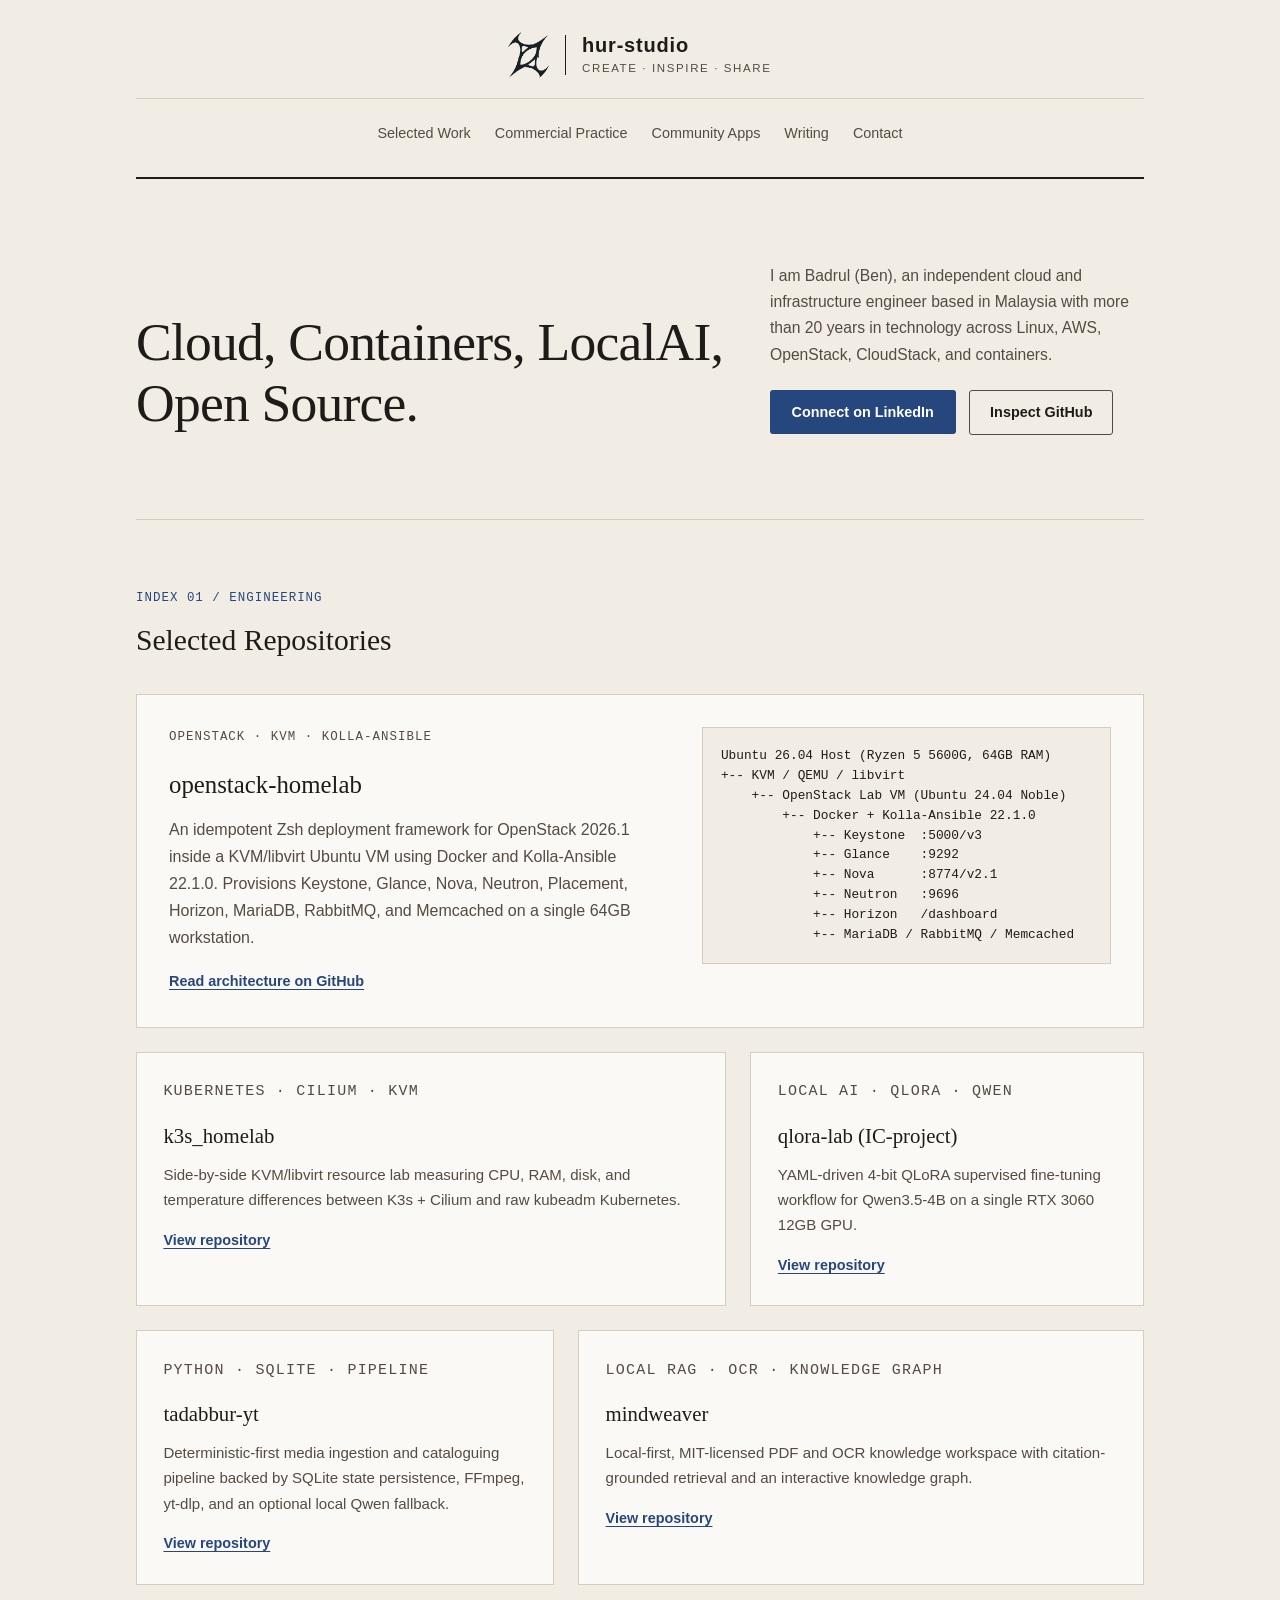
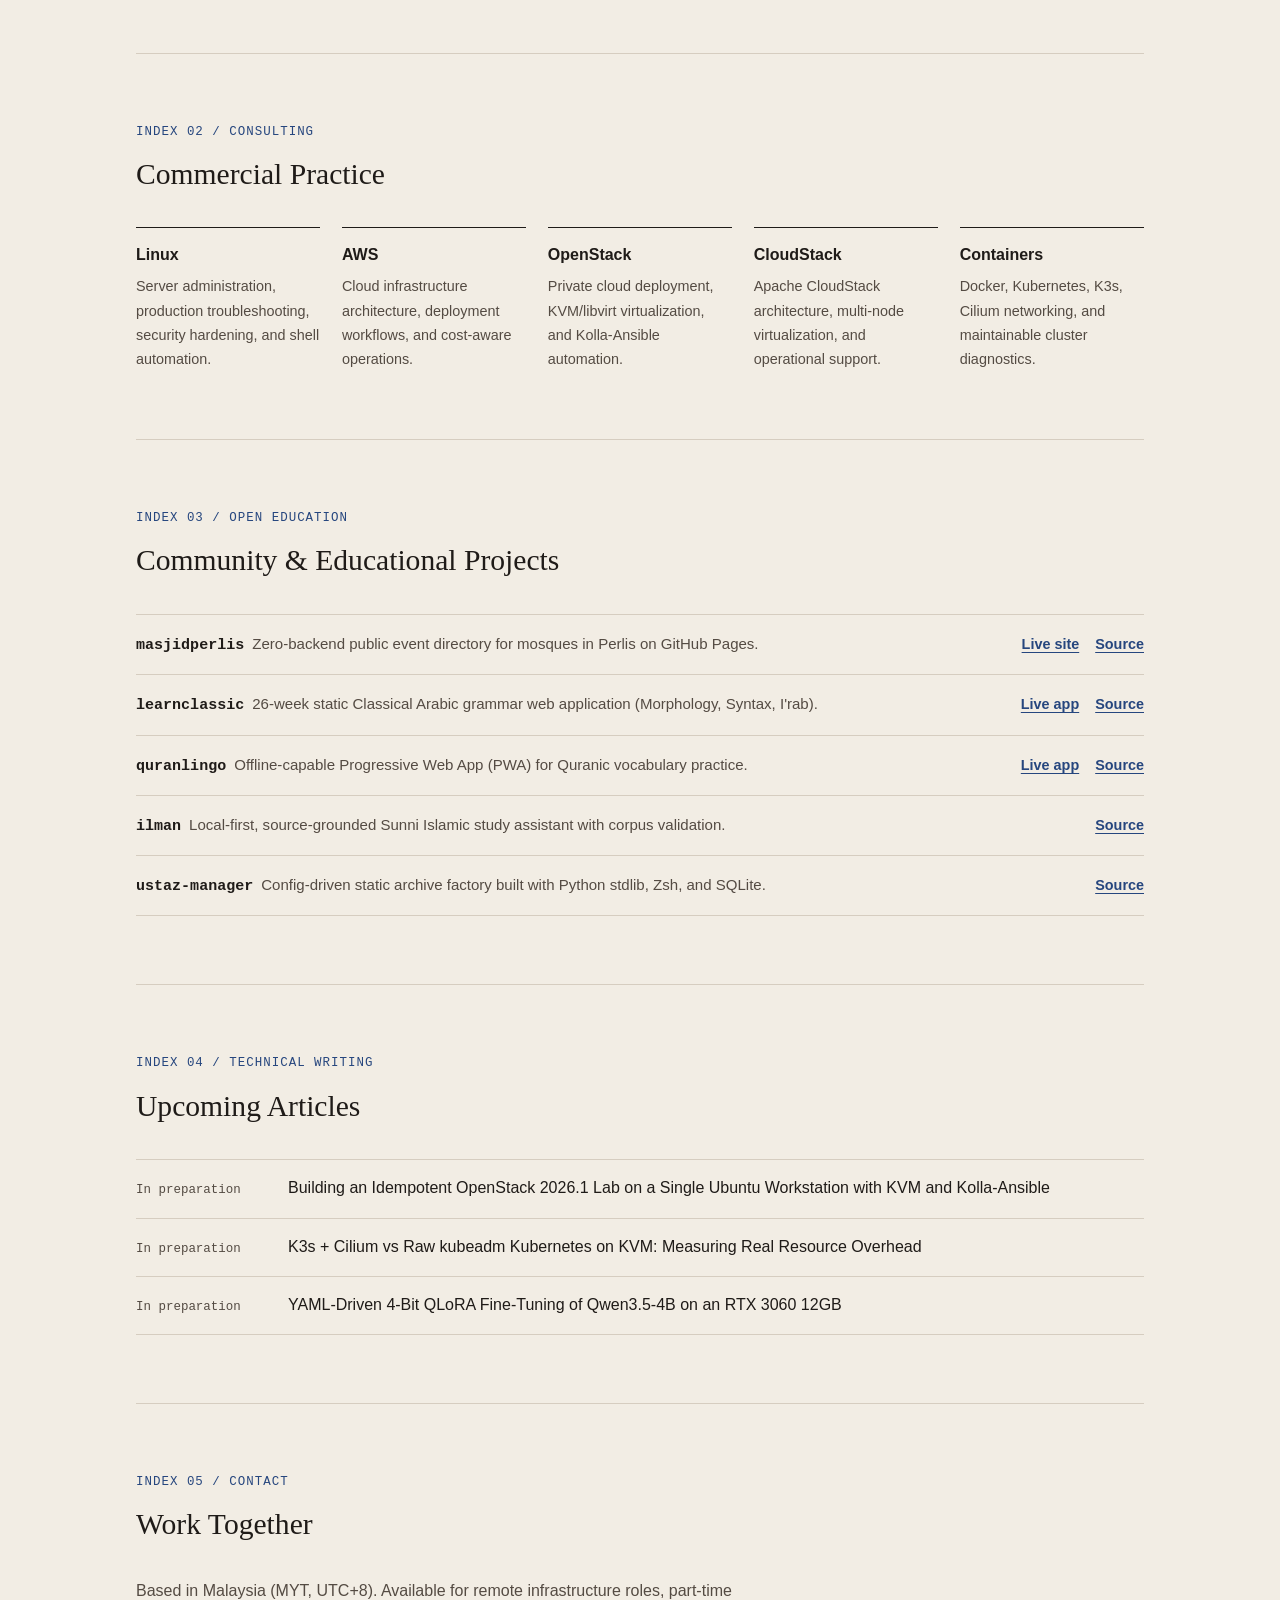
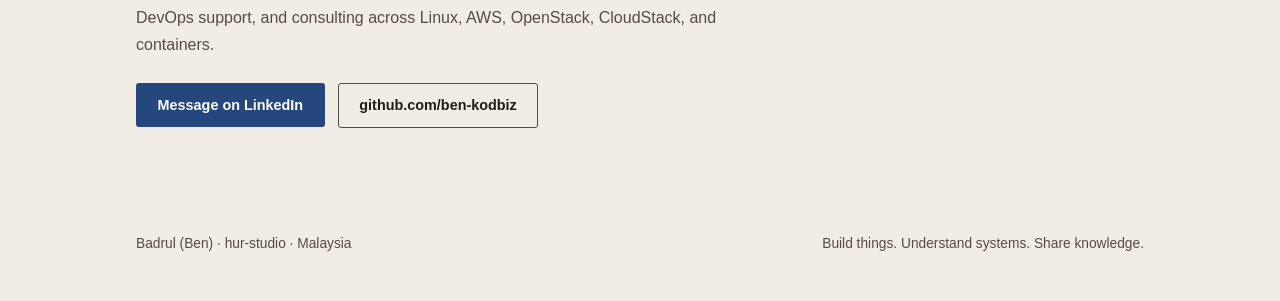
<file: index.html>
<!DOCTYPE html>
<html lang="en">
<head>
  <meta charset="utf-8">
  <meta name="viewport" content="width=device-width, initial-scale=1">
  <title>Badrul (Ben) | hur-studio | Cloud, Containers, LocalAI, Open Source</title>
  <meta name="description" content="Badrul (Ben) at hur-studio. Independent Cloud and Infrastructure Engineer in Malaysia with over 20 years in technology across Linux, AWS, OpenStack, CloudStack, containers, LocalAI, and open-source software.">
  <link rel="canonical" href="https://ben-kodbiz.github.io/mybio/">
  <link rel="icon" type="image/png" href="assets/hur-mark-dark.png">

  <!-- Open Graph -->
  <meta property="og:type" content="website">
  <meta property="og:url" content="https://ben-kodbiz.github.io/mybio/">
  <meta property="og:title" content="Badrul (Ben) | hur-studio | Cloud, Containers, LocalAI, Open Source">
  <meta property="og:description" content="Independent Cloud and Infrastructure Engineer in Malaysia. Linux, AWS, OpenStack, CloudStack, containers, LocalAI, and open-source engineering.">

  <!-- Structured Data -->
  <script type="application/ld+json">
  {
    "@context": "https://schema.org",
    "@type": "Person",
    "name": "Badrul (Ben)",
    "url": "https://ben-kodbiz.github.io/mybio/",
    "jobTitle": "Independent Cloud & Infrastructure Engineer",
    "address": {
      "@type": "PostalAddress",
      "addressCountry": "MY"
    },
    "sameAs": [
      "https://github.com/ben-kodbiz",
      "https://www.linkedin.com/in/benhisham/"
    ],
    "knowsAbout": [
      "Linux Administration",
      "AWS Infrastructure",
      "OpenStack",
      "Apache CloudStack",
      "Docker",
      "Kubernetes",
      "K3s",
      "KVM Virtualization",
      "Local LLM Infrastructure"
    ]
  }
  </script>

  <style>
    :root {
      --bg: #f2ede4;
      --paper: #fbf9f5;
      --ink: #1f1b18;
      --muted: #544b43;
      --line: #d6cdc0;
      --accent: #26467e;
      --accent-ink: #ffffff;
      --serif: Georgia, "Iowan Old Style", "Palatino Linotype", serif;
      --sans: -apple-system, BlinkMacSystemFont, "Segoe UI", Roboto, sans-serif;
      --mono: ui-monospace, SFMono-Regular, Menlo, Consolas, monospace;
    }

    *, *::before, *::after { box-sizing: border-box; }
    html { scroll-behavior: smooth; }
    @media (prefers-reduced-motion: reduce) {
      html { scroll-behavior: auto; }
    }
    body {
      margin: 0;
      background: var(--bg);
      color: var(--ink);
      font-family: var(--sans);
      line-height: 1.68;
      -webkit-font-smoothing: antialiased;
    }
    :focus-visible { outline: 2px solid var(--accent); outline-offset: 3px; }

    .skip-link {
      position: absolute;
      left: -9999px;
      top: 0.75rem;
      padding: 0.6rem 1rem;
      background: var(--accent);
      color: var(--accent-ink);
      font-weight: 600;
      text-decoration: none;
      z-index: 100;
    }
    .skip-link:focus { left: 0.75rem; }

    .page { max-width: 66rem; margin: 0 auto; padding: 0 1.5rem; }

    /* Monograph Masthead */
    header.masthead {
      padding: 2rem 0 1.35rem;
      border-bottom: 2px solid var(--ink);
      text-align: center;
    }
    .masthead-lockup {
      display: inline-flex;
      align-items: center;
      gap: 1rem;
      text-decoration: none;
      color: var(--ink);
      margin-bottom: 1.25rem;
    }
    .masthead-lockup img { height: 46px; width: auto; display: block; }
    .masthead-divider { width: 1px; height: 40px; background: var(--ink); }
    .masthead-title { text-align: left; line-height: 1.2; }
    .masthead-title strong { display: block; font-size: 1.25rem; letter-spacing: 0.04em; }
    .masthead-title span { font-size: 0.72rem; letter-spacing: 0.14em; color: var(--muted); }

    .masthead-nav {
      display: flex;
      justify-content: center;
      flex-wrap: wrap;
      gap: 1.5rem;
      border-top: 1px solid var(--line);
      padding-top: 0.75rem;
    }
    .masthead-nav a {
      color: var(--muted);
      text-decoration: none;
      font-size: 0.9rem;
      min-height: 44px;
      display: inline-flex;
      align-items: center;
      transition: color 150ms ease;
    }
    .masthead-nav a:hover { color: var(--accent); }

    /* Opener */
    .opener {
      display: grid;
      grid-template-columns: minmax(0, 1.35fr) minmax(16rem, 0.85fr);
      gap: 2.5rem;
      padding: clamp(3rem, 7vw, 5.25rem) 0;
      border-bottom: 1px solid var(--line);
      align-items: end;
    }
    .opener h1 {
      font-family: var(--serif);
      font-weight: 400;
      font-size: clamp(2.15rem, 4.8vw, 3.35rem);
      line-height: 1.15;
      margin: 0;
      letter-spacing: -0.015em;
    }
    .opener-aside p { margin: 0 0 1.35rem; color: var(--muted); font-size: 0.98rem; }
    .opener-actions { display: flex; flex-wrap: wrap; gap: 0.85rem; align-items: center; }

    .btn {
      display: inline-flex;
      align-items: center;
      justify-content: center;
      min-height: 44px;
      padding: 0.6rem 1.35rem;
      background: var(--accent);
      color: var(--accent-ink);
      text-decoration: none;
      font-weight: 600;
      font-size: 0.9rem;
      border-radius: 3px;
      transition: opacity 150ms ease;
    }
    .btn:hover { opacity: 0.9; }
    .btn-outline {
      display: inline-flex;
      align-items: center;
      justify-content: center;
      min-height: 44px;
      padding: 0.6rem 1.25rem;
      border: 1px solid var(--muted);
      color: var(--ink);
      text-decoration: none;
      font-weight: 600;
      font-size: 0.9rem;
      border-radius: 3px;
      transition: border-color 150ms ease, color 150ms ease;
    }
    .btn-outline:hover { border-color: var(--accent); color: var(--accent); }

    /* Sections */
    .section-block {
      padding: clamp(2.75rem, 6vw, 4.25rem) 0;
      border-bottom: 1px solid var(--line);
    }
    .section-kicker {
      font-family: var(--mono);
      font-size: 0.78rem;
      color: var(--accent);
      letter-spacing: 0.08em;
      margin: 0 0 0.45rem;
    }
    .section-block h2 {
      font-family: var(--serif);
      font-weight: 400;
      font-size: 1.85rem;
      margin: 0 0 1.75rem;
    }

    /* Varied gallery composition */
    .feature-band {
      display: grid;
      grid-template-columns: minmax(0, 1.1fr) minmax(0, 0.9fr);
      gap: 2rem;
      background: var(--paper);
      border: 1px solid var(--line);
      padding: 2rem;
      margin-bottom: 1.5rem;
      align-items: start;
    }
    .feature-band h3 {
      font-family: var(--serif);
      font-weight: 400;
      font-size: 1.55rem;
      margin: 0 0 0.75rem;
    }
    .feature-band p { margin: 0 0 1rem; color: var(--muted); }
    .feature-band pre {
      margin: 0;
      padding: 1.15rem;
      background: var(--bg);
      border: 1px solid var(--line);
      font-family: var(--mono);
      font-size: 0.8rem;
      line-height: 1.55;
      overflow-x: auto;
    }

    .stagger-grid {
      display: grid;
      grid-template-columns: 1.2fr 0.8fr;
      gap: 1.5rem;
      margin-bottom: 1.5rem;
    }
    .stagger-grid.reverse { grid-template-columns: 0.85fr 1.15fr; margin-bottom: 0; }
    .ceramic-card {
      background: var(--paper);
      border: 1px solid var(--line);
      padding: 1.65rem;
    }
    .ceramic-card h3 {
      font-family: var(--serif);
      font-weight: 400;
      font-size: 1.3rem;
      margin: 0 0 0.5rem;
    }
    .ceramic-card p { margin: 0 0 0.9rem; color: var(--muted); font-size: 0.94rem; }
    .text-link {
      color: var(--accent);
      font-weight: 600;
      font-size: 0.9rem;
      text-decoration: underline;
      text-underline-offset: 3px;
    }

    /* Commercial Practice */
    .columns-five {
      display: grid;
      grid-template-columns: repeat(auto-fit, minmax(11rem, 1fr));
      gap: 1.35rem;
    }
    .col-item {
      border-top: 1px solid var(--ink);
      padding-top: 0.85rem;
    }
    .col-item h3 { margin: 0 0 0.35rem; font-size: 1rem; }
    .col-item p { margin: 0; font-size: 0.9rem; color: var(--muted); }

    /* Community Directory */
    .community-list {
      list-style: none;
      margin: 0;
      padding: 0;
      border-top: 1px solid var(--line);
    }
    .community-list li {
      display: flex;
      justify-content: space-between;
      align-items: baseline;
      flex-wrap: wrap;
      gap: 0.85rem;
      padding: 1rem 0;
      border-bottom: 1px solid var(--line);
    }
    .community-list strong { font-family: var(--mono); font-size: 0.94rem; margin-right: 0.5rem; }
    .community-list span { color: var(--muted); font-size: 0.94rem; }
    .community-links { display: flex; gap: 1rem; }

    /* Writing */
    .writing-list {
      list-style: none;
      margin: 0;
      padding: 0;
      border-top: 1px solid var(--line);
    }
    .writing-list li {
      display: grid;
      grid-template-columns: 8.5rem minmax(0, 1fr);
      gap: 1rem;
      padding: 0.95rem 0;
      border-bottom: 1px solid var(--line);
      align-items: baseline;
    }
    .writing-status { font-family: var(--mono); font-size: 0.78rem; color: var(--muted); }

    footer {
      padding: 2.25rem 0 3rem;
      display: flex;
      justify-content: space-between;
      flex-wrap: wrap;
      gap: 1rem;
      font-size: 0.86rem;
      color: var(--muted);
    }

    @media (max-width: 52rem) {
      .opener, .feature-band, .stagger-grid, .stagger-grid.reverse { grid-template-columns: 1fr; }
      .writing-list li { grid-template-columns: 1fr; gap: 0.2rem; }
    }
  </style>
</head>
<body>
  <a class="skip-link" href="#main-content">Skip to main content</a>

  <div class="page">
    <header class="masthead" id="top">
      <a class="masthead-lockup" href="#top">
        <img src="assets/hur-mark-dark.png" alt="hur-studio emblem">
        <span class="masthead-divider" aria-hidden="true"></span>
        <span class="masthead-title">
          <strong>hur-studio</strong>
          <span>CREATE · INSPIRE · SHARE</span>
        </span>
      </a>
      <nav class="masthead-nav" aria-label="Primary navigation">
        <a href="#work">Selected Work</a>
        <a href="#practice">Commercial Practice</a>
        <a href="#community">Community Apps</a>
        <a href="#writing">Writing</a>
        <a href="#contact">Contact</a>
      </nav>
    </header>

    <main id="main-content">
      <section class="opener">
        <h1>Cloud, Containers, LocalAI, Open Source.</h1>
        <div class="opener-aside">
          <p>
            I am Badrul (Ben), an independent cloud and infrastructure engineer based in Malaysia with more than 20 years in technology across Linux, AWS, OpenStack, CloudStack, and containers.
          </p>
          <div class="opener-actions">
            <a class="btn" href="https://www.linkedin.com/in/benhisham/" target="_blank" rel="noopener noreferrer">Connect on LinkedIn</a>
            <a class="btn-outline" href="https://github.com/ben-kodbiz" target="_blank" rel="noopener noreferrer">Inspect GitHub</a>
          </div>
        </div>
      </section>

      <section class="section-block" id="work">
        <p class="section-kicker">INDEX 01 / ENGINEERING</p>
        <h2>Selected Repositories</h2>

        <article class="feature-band">
          <div>
            <p class="section-kicker">OPENSTACK · KVM · KOLLA-ANSIBLE</p>
            <h3>openstack-homelab</h3>
            <p>
              An idempotent Zsh deployment framework for OpenStack 2026.1 inside a KVM/libvirt Ubuntu VM using Docker and Kolla-Ansible 22.1.0. Provisions Keystone, Glance, Nova, Neutron, Placement, Horizon, MariaDB, RabbitMQ, and Memcached on a single 64GB workstation.
            </p>
            <a class="text-link" href="https://github.com/ben-kodbiz/openstack-homelab" target="_blank" rel="noopener noreferrer">Read architecture on GitHub</a>
          </div>
          <pre><code>Ubuntu 26.04 Host (Ryzen 5 5600G, 64GB RAM)
+-- KVM / QEMU / libvirt
    +-- OpenStack Lab VM (Ubuntu 24.04 Noble)
        +-- Docker + Kolla-Ansible 22.1.0
            +-- Keystone  :5000/v3
            +-- Glance    :9292
            +-- Nova      :8774/v2.1
            +-- Neutron   :9696
            +-- Horizon   /dashboard
            +-- MariaDB / RabbitMQ / Memcached</code></pre>
        </article>

        <div class="stagger-grid">
          <article class="ceramic-card">
            <p class="section-kicker">KUBERNETES · CILIUM · KVM</p>
            <h3>k3s_homelab</h3>
            <p>Side-by-side KVM/libvirt resource lab measuring CPU, RAM, disk, and temperature differences between K3s + Cilium and raw kubeadm Kubernetes.</p>
            <a class="text-link" href="https://github.com/ben-kodbiz/k3s_homelab" target="_blank" rel="noopener noreferrer">View repository</a>
          </article>
          <article class="ceramic-card">
            <p class="section-kicker">LOCAL AI · QLORA · QWEN</p>
            <h3>qlora-lab (IC-project)</h3>
            <p>YAML-driven 4-bit QLoRA supervised fine-tuning workflow for Qwen3.5-4B on a single RTX 3060 12GB GPU.</p>
            <a class="text-link" href="https://github.com/ben-kodbiz/IC-project" target="_blank" rel="noopener noreferrer">View repository</a>
          </article>
        </div>

        <div class="stagger-grid reverse">
          <article class="ceramic-card">
            <p class="section-kicker">PYTHON · SQLITE · PIPELINE</p>
            <h3>tadabbur-yt</h3>
            <p>Deterministic-first media ingestion and cataloguing pipeline backed by SQLite state persistence, FFmpeg, yt-dlp, and an optional local Qwen fallback.</p>
            <a class="text-link" href="https://github.com/ben-kodbiz/tadabbur-yt" target="_blank" rel="noopener noreferrer">View repository</a>
          </article>
          <article class="ceramic-card">
            <p class="section-kicker">LOCAL RAG · OCR · KNOWLEDGE GRAPH</p>
            <h3>mindweaver</h3>
            <p>Local-first, MIT-licensed PDF and OCR knowledge workspace with citation-grounded retrieval and an interactive knowledge graph.</p>
            <a class="text-link" href="https://github.com/ben-kodbiz/mindweaver" target="_blank" rel="noopener noreferrer">View repository</a>
          </article>
        </div>
      </section>

      <section class="section-block" id="practice">
        <p class="section-kicker">INDEX 02 / CONSULTING</p>
        <h2>Commercial Practice</h2>
        <div class="columns-five">
          <div class="col-item">
            <h3>Linux</h3>
            <p>Server administration, production troubleshooting, security hardening, and shell automation.</p>
          </div>
          <div class="col-item">
            <h3>AWS</h3>
            <p>Cloud infrastructure architecture, deployment workflows, and cost-aware operations.</p>
          </div>
          <div class="col-item">
            <h3>OpenStack</h3>
            <p>Private cloud deployment, KVM/libvirt virtualization, and Kolla-Ansible automation.</p>
          </div>
          <div class="col-item">
            <h3>CloudStack</h3>
            <p>Apache CloudStack architecture, multi-node virtualization, and operational support.</p>
          </div>
          <div class="col-item">
            <h3>Containers</h3>
            <p>Docker, Kubernetes, K3s, Cilium networking, and maintainable cluster diagnostics.</p>
          </div>
        </div>
      </section>

      <section class="section-block" id="community">
        <p class="section-kicker">INDEX 03 / OPEN EDUCATION</p>
        <h2>Community &amp; Educational Projects</h2>
        <ul class="community-list">
          <li>
            <div><strong>masjidperlis</strong><span>Zero-backend public event directory for mosques in Perlis on GitHub Pages.</span></div>
            <div class="community-links">
              <a class="text-link" href="https://ben-kodbiz.github.io/masjidperlis/" target="_blank" rel="noopener noreferrer">Live site</a>
              <a class="text-link" href="https://github.com/ben-kodbiz/masjidperlis" target="_blank" rel="noopener noreferrer">Source</a>
            </div>
          </li>
          <li>
            <div><strong>learnclassic</strong><span>26-week static Classical Arabic grammar web application (Morphology, Syntax, I'rab).</span></div>
            <div class="community-links">
              <a class="text-link" href="https://ben-kodbiz.github.io/learnclassic/" target="_blank" rel="noopener noreferrer">Live app</a>
              <a class="text-link" href="https://github.com/ben-kodbiz/learnclassic" target="_blank" rel="noopener noreferrer">Source</a>
            </div>
          </li>
          <li>
            <div><strong>quranlingo</strong><span>Offline-capable Progressive Web App (PWA) for Quranic vocabulary practice.</span></div>
            <div class="community-links">
              <a class="text-link" href="https://ben-kodbiz.github.io/quranlingo/" target="_blank" rel="noopener noreferrer">Live app</a>
              <a class="text-link" href="https://github.com/ben-kodbiz/quranlingo" target="_blank" rel="noopener noreferrer">Source</a>
            </div>
          </li>
          <li>
            <div><strong>ilman</strong><span>Local-first, source-grounded Sunni Islamic study assistant with corpus validation.</span></div>
            <div class="community-links">
              <a class="text-link" href="https://github.com/ben-kodbiz/ilman" target="_blank" rel="noopener noreferrer">Source</a>
            </div>
          </li>
          <li>
            <div><strong>ustaz-manager</strong><span>Config-driven static archive factory built with Python stdlib, Zsh, and SQLite.</span></div>
            <div class="community-links">
              <a class="text-link" href="https://github.com/ben-kodbiz/ustaz-manager" target="_blank" rel="noopener noreferrer">Source</a>
            </div>
          </li>
        </ul>
      </section>

      <section class="section-block" id="writing">
        <p class="section-kicker">INDEX 04 / TECHNICAL WRITING</p>
        <h2>Upcoming Articles</h2>
        <ul class="writing-list">
          <li>
            <span class="writing-status">In preparation</span>
            <span>Building an Idempotent OpenStack 2026.1 Lab on a Single Ubuntu Workstation with KVM and Kolla-Ansible</span>
          </li>
          <li>
            <span class="writing-status">In preparation</span>
            <span>K3s + Cilium vs Raw kubeadm Kubernetes on KVM: Measuring Real Resource Overhead</span>
          </li>
          <li>
            <span class="writing-status">In preparation</span>
            <span>YAML-Driven 4-Bit QLoRA Fine-Tuning of Qwen3.5-4B on an RTX 3060 12GB</span>
          </li>
        </ul>
      </section>

      <section class="section-block" id="contact" style="border-bottom:none;">
        <p class="section-kicker">INDEX 05 / CONTACT</p>
        <h2>Work Together</h2>
        <p style="color:var(--muted);max-width:40rem;margin:0 0 1.5rem;">
          Based in Malaysia (MYT, UTC+8). Available for remote infrastructure roles, part-time DevOps support, and consulting across Linux, AWS, OpenStack, CloudStack, and containers.
        </p>
        <div class="opener-actions">
          <a class="btn" href="https://www.linkedin.com/in/benhisham/" target="_blank" rel="noopener noreferrer">Message on LinkedIn</a>
          <a class="btn-outline" href="https://github.com/ben-kodbiz" target="_blank" rel="noopener noreferrer">github.com/ben-kodbiz</a>
        </div>
      </section>
    </main>

    <footer>
      <span>Badrul (Ben) · hur-studio · Malaysia</span>
      <span>Build things. Understand systems. Share knowledge.</span>
    </footer>
  </div>
</body>
</html>
</file>
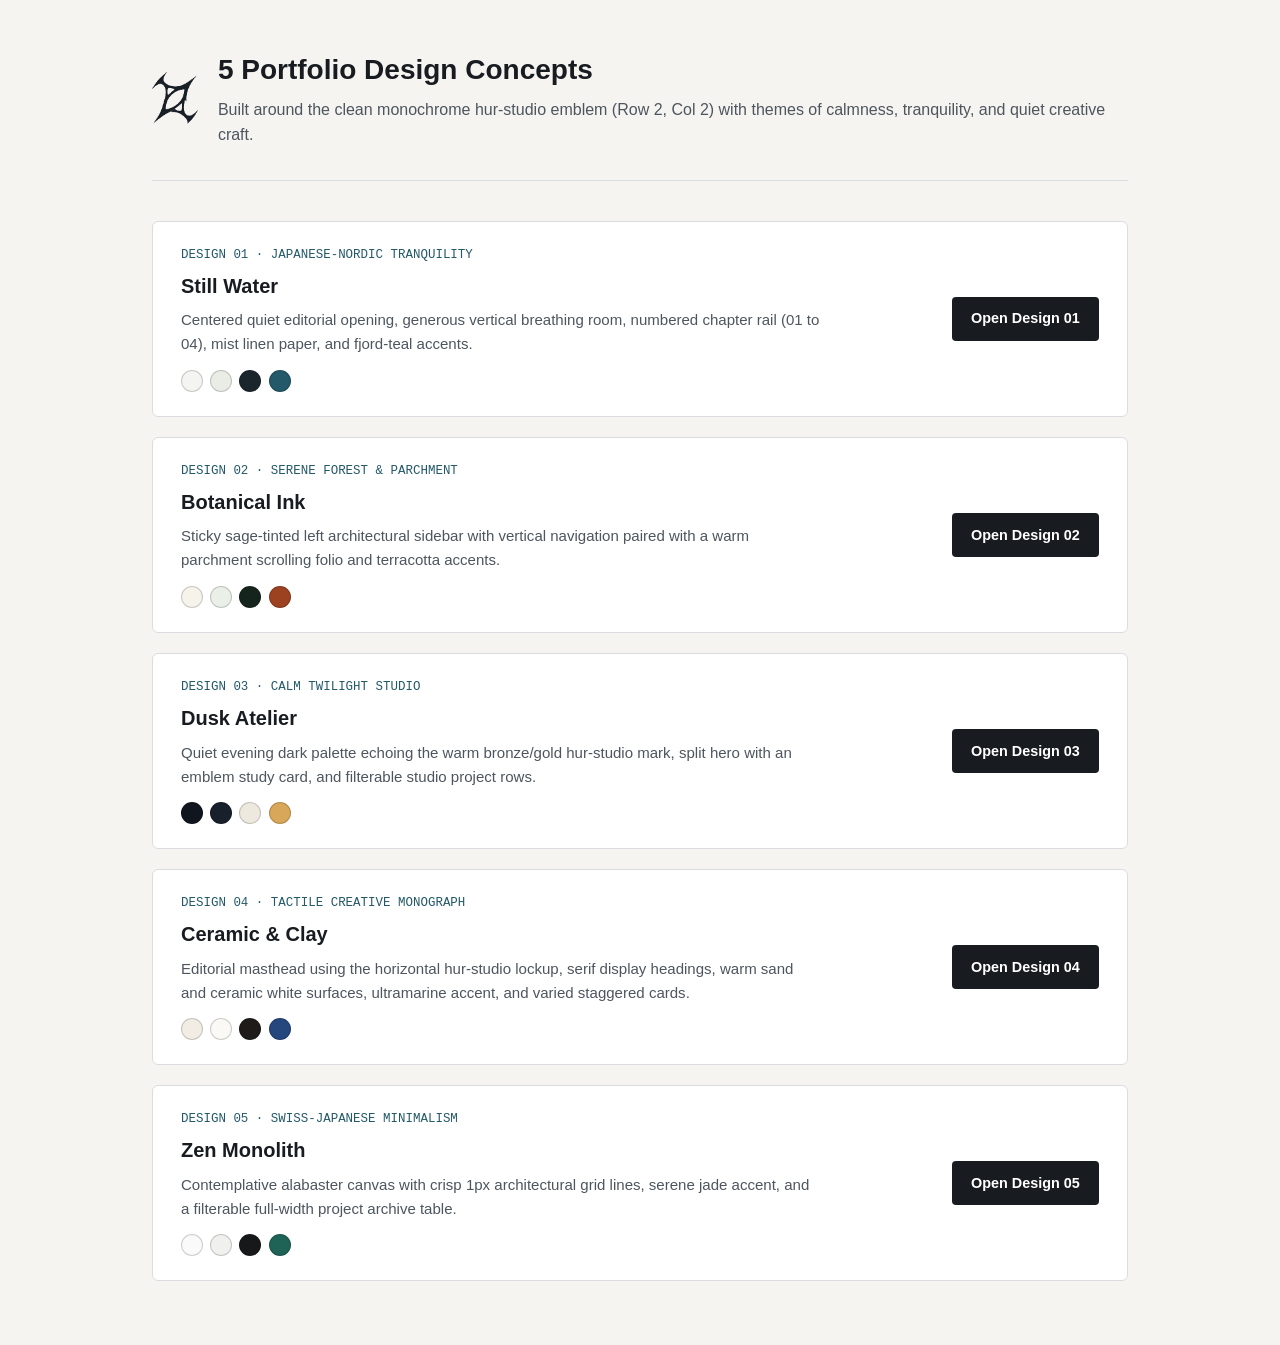
<file: designs/index.html>
<!DOCTYPE html>
<html lang="en">
<head>
  <meta charset="utf-8">
  <meta name="viewport" content="width=device-width, initial-scale=1">
  <title>Portfolio Design Concepts | Badrul (Ben) / hur-studio</title>
  <style>
    :root {
      --bg: #f5f4f0;
      --card: #ffffff;
      --ink: #181c20;
      --muted: #4d555e;
      --line: #dadce0;
      --accent: #235968;
      --sans: -apple-system, BlinkMacSystemFont, "Segoe UI", Roboto, sans-serif;
      --mono: ui-monospace, SFMono-Regular, Menlo, Consolas, monospace;
    }
    *, *::before, *::after { box-sizing: border-box; }
    body {
      margin: 0;
      background: var(--bg);
      color: var(--ink);
      font-family: var(--sans);
      line-height: 1.6;
    }
    :focus-visible { outline: 2px solid var(--accent); outline-offset: 3px; }
    .wrap { max-width: 64rem; margin: 0 auto; padding: 3rem 1.5rem 4rem; }

    .head {
      display: flex;
      align-items: center;
      gap: 1.25rem;
      padding-bottom: 2rem;
      border-bottom: 1px solid var(--line);
      margin-bottom: 2.5rem;
    }
    .head img { height: 52px; width: auto; }
    .head h1 { margin: 0 0 0.25rem; font-size: 1.75rem; }
    .head p { margin: 0; color: var(--muted); }

    .grid { display: grid; gap: 1.25rem; }
    .card {
      background: var(--card);
      border: 1px solid var(--line);
      border-radius: 6px;
      padding: 1.5rem 1.75rem;
      display: grid;
      grid-template-columns: minmax(0, 1fr) auto;
      gap: 1.5rem;
      align-items: center;
    }
    .num { font-family: var(--mono); font-size: 0.78rem; color: var(--accent); margin-bottom: 0.25rem; }
    .card h2 { margin: 0 0 0.4rem; font-size: 1.25rem; }
    .card p { margin: 0 0 0.85rem; color: var(--muted); font-size: 0.94rem; max-width: 40rem; }
    .swatches { display: flex; gap: 0.45rem; align-items: center; }
    .sw {
      width: 22px;
      height: 22px;
      border-radius: 50%;
      border: 1px solid rgba(0, 0, 0, 0.18);
      display: inline-block;
    }
    .open-btn {
      display: inline-flex;
      align-items: center;
      min-height: 44px;
      padding: 0.6rem 1.2rem;
      background: var(--ink);
      color: #ffffff;
      text-decoration: none;
      font-weight: 600;
      font-size: 0.9rem;
      border-radius: 4px;
      white-space: nowrap;
    }
    .open-btn:hover { background: var(--accent); }

    @media (max-width: 44rem) {
      .card { grid-template-columns: 1fr; }
    }
  </style>
</head>
<body>
  <div class="wrap">
    <header class="head">
      <img src="assets/hur-mark-dark.png" alt="Selected hur-studio emblem">
      <div>
        <h1>5 Portfolio Design Concepts</h1>
        <p>Built around the clean monochrome hur-studio emblem (Row 2, Col 2) with themes of calmness, tranquility, and quiet creative craft.</p>
      </div>
    </header>

    <main class="grid">
      <article class="card">
        <div>
          <div class="num">DESIGN 01 · JAPANESE-NORDIC TRANQUILITY</div>
          <h2>Still Water</h2>
          <p>Centered quiet editorial opening, generous vertical breathing room, numbered chapter rail (01 to 04), mist linen paper, and fjord-teal accents.</p>
          <div class="swatches" aria-label="Color palette">
            <span class="sw" style="background:#f4f5f2" title="Mist linen"></span>
            <span class="sw" style="background:#eaece6" title="Soft stone"></span>
            <span class="sw" style="background:#1b262c" title="Deep slate ink"></span>
            <span class="sw" style="background:#235968" title="Fjord teal"></span>
          </div>
        </div>
        <a class="open-btn" href="01-still-water.html">Open Design 01</a>
      </article>

      <article class="card">
        <div>
          <div class="num">DESIGN 02 · SERENE FOREST &amp; PARCHMENT</div>
          <h2>Botanical Ink</h2>
          <p>Sticky sage-tinted left architectural sidebar with vertical navigation paired with a warm parchment scrolling folio and terracotta accents.</p>
          <div class="swatches" aria-label="Color palette">
            <span class="sw" style="background:#f6f3eb" title="Warm parchment"></span>
            <span class="sw" style="background:#eaefe8" title="Soft sage"></span>
            <span class="sw" style="background:#15241d" title="Deep pine"></span>
            <span class="sw" style="background:#9c4221" title="Terracotta"></span>
          </div>
        </div>
        <a class="open-btn" href="02-botanical-ink.html">Open Design 02</a>
      </article>

      <article class="card">
        <div>
          <div class="num">DESIGN 03 · CALM TWILIGHT STUDIO</div>
          <h2>Dusk Atelier</h2>
          <p>Quiet evening dark palette echoing the warm bronze/gold hur-studio mark, split hero with an emblem study card, and filterable studio project rows.</p>
          <div class="swatches" aria-label="Color palette">
            <span class="sw" style="background:#11161e" title="Deep dusk"></span>
            <span class="sw" style="background:#18202b" title="Quiet slate"></span>
            <span class="sw" style="background:#ede9df" title="Warm bone"></span>
            <span class="sw" style="background:#d9a75a" title="Warm gold"></span>
          </div>
        </div>
        <a class="open-btn" href="03-dusk-atelier.html">Open Design 03</a>
      </article>

      <article class="card">
        <div>
          <div class="num">DESIGN 04 · TACTILE CREATIVE MONOGRAPH</div>
          <h2>Ceramic &amp; Clay</h2>
          <p>Editorial masthead using the horizontal hur-studio lockup, serif display headings, warm sand and ceramic white surfaces, ultramarine accent, and varied staggered cards.</p>
          <div class="swatches" aria-label="Color palette">
            <span class="sw" style="background:#f2ede4" title="Warm sand"></span>
            <span class="sw" style="background:#fbf9f5" title="Ceramic white"></span>
            <span class="sw" style="background:#1f1b18" title="Espresso ink"></span>
            <span class="sw" style="background:#26467e" title="Muted ultramarine"></span>
          </div>
        </div>
        <a class="open-btn" href="04-ceramic-grid.html">Open Design 04</a>
      </article>

      <article class="card">
        <div>
          <div class="num">DESIGN 05 · SWISS-JAPANESE MINIMALISM</div>
          <h2>Zen Monolith</h2>
          <p>Contemplative alabaster canvas with crisp 1px architectural grid lines, serene jade accent, and a filterable full-width project archive table.</p>
          <div class="swatches" aria-label="Color palette">
            <span class="sw" style="background:#fafafa" title="Alabaster"></span>
            <span class="sw" style="background:#f0f1ef" title="Soft ash"></span>
            <span class="sw" style="background:#16181a" title="Charcoal"></span>
            <span class="sw" style="background:#1f6357" title="Serene jade"></span>
          </div>
        </div>
        <a class="open-btn" href="05-zen-monolith.html">Open Design 05</a>
      </article>
    </main>
  </div>
</body>
</html>
</file>
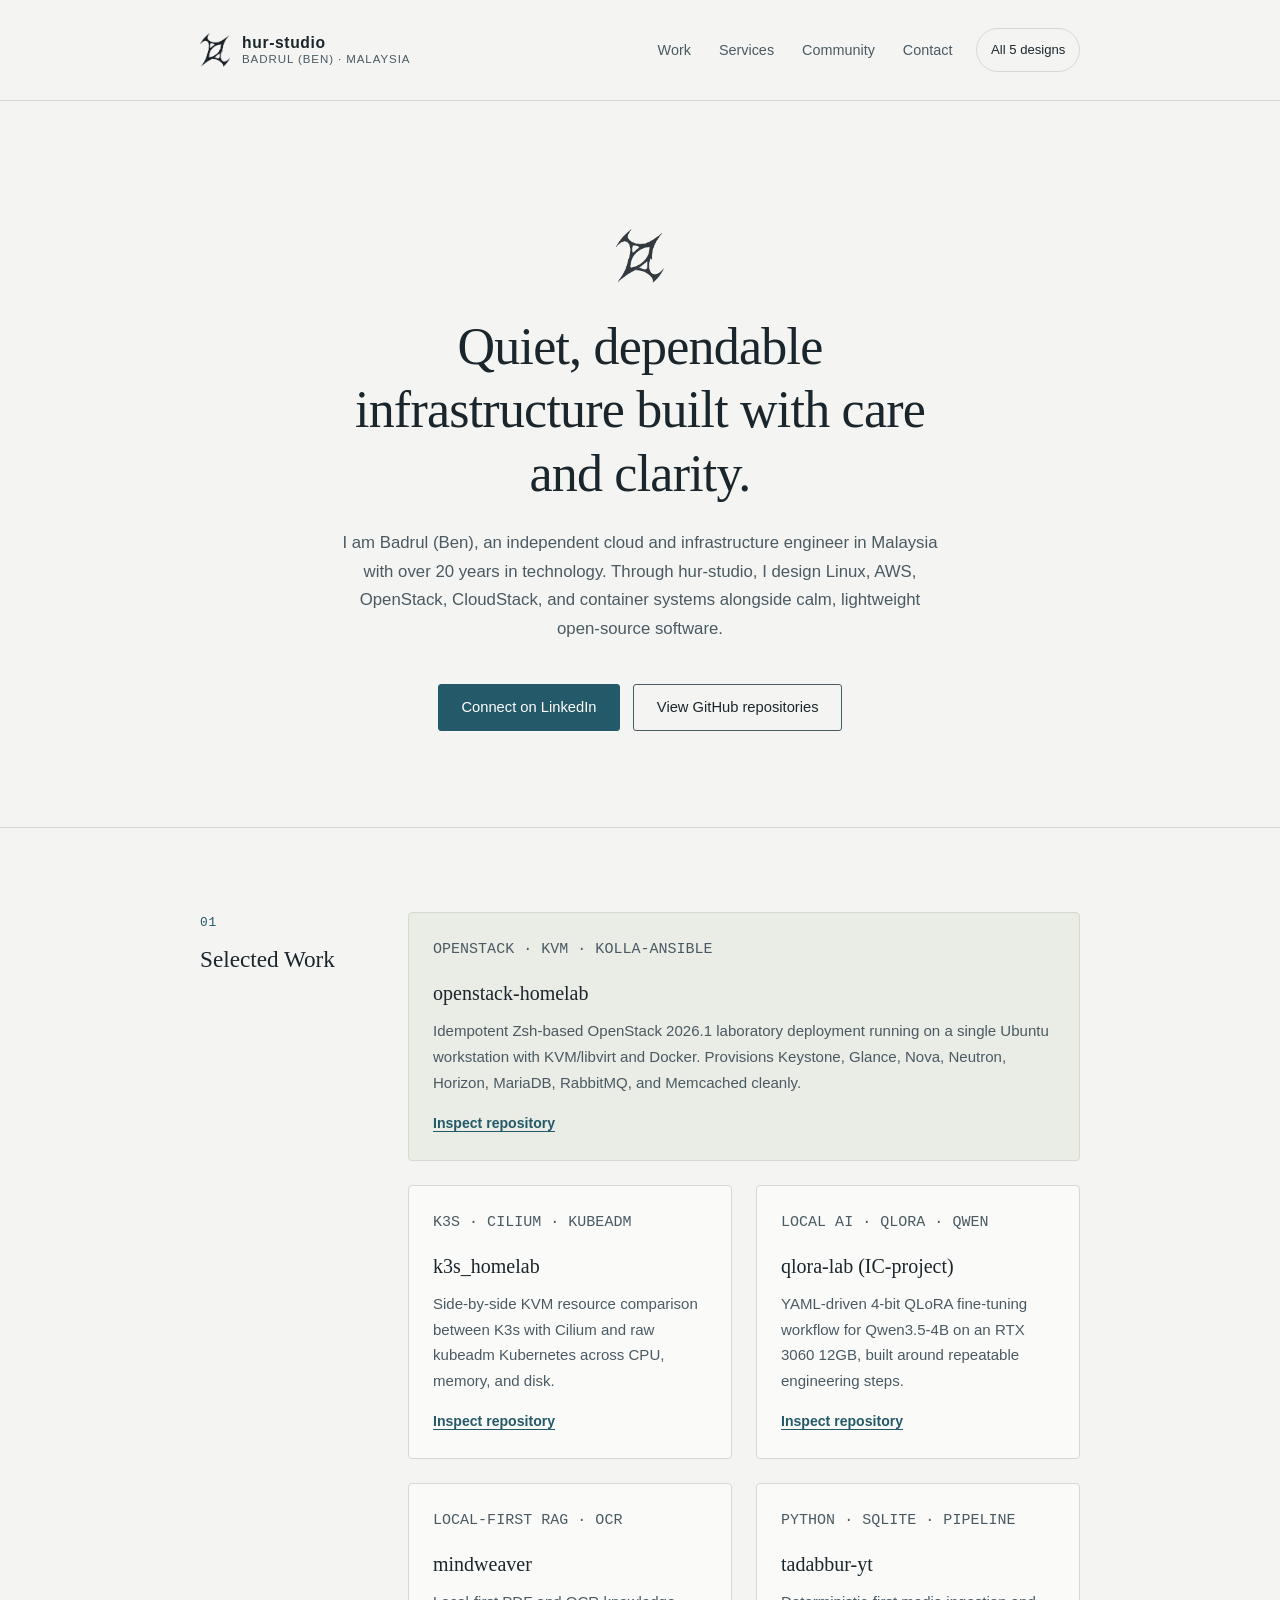
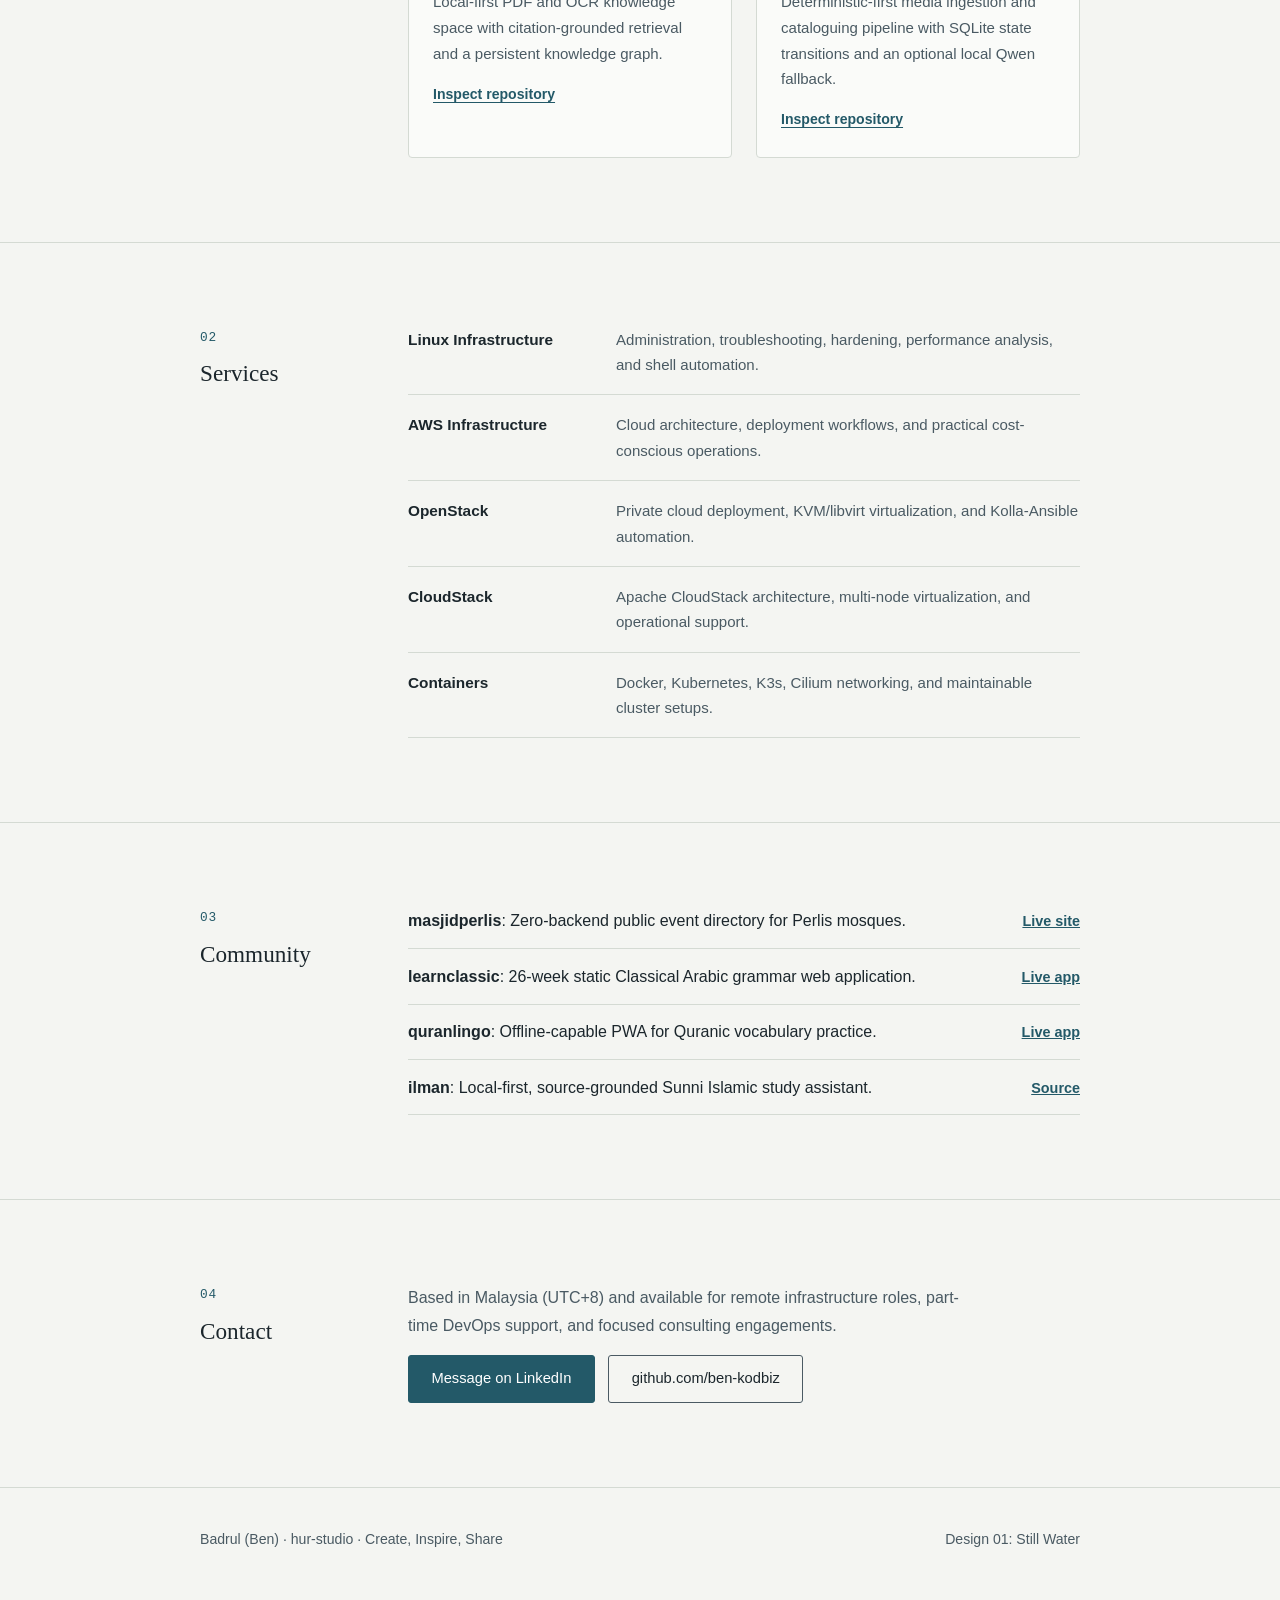
<file: designs/01-still-water.html>
<!DOCTYPE html>
<html lang="en">
<head>
  <meta charset="utf-8">
  <meta name="viewport" content="width=device-width, initial-scale=1">
  <title>Badrul (Ben) | hur-studio (Design 01: Still Water)</title>
  <style>
    :root {
      --bg: #f4f5f2;
      --surface: #eaece6;
      --paper: #fafbf9;
      --ink: #1b262c;
      --muted: #4a5a63;
      --line: #d4dad3;
      --accent: #235968;
      --accent-ink: #ffffff;
      --serif: Georgia, "Iowan Old Style", "Palatino Linotype", serif;
      --sans: -apple-system, BlinkMacSystemFont, "Segoe UI", Roboto, sans-serif;
      --mono: ui-monospace, SFMono-Regular, Menlo, Consolas, monospace;
    }

    *, *::before, *::after { box-sizing: border-box; }
    html { scroll-behavior: smooth; }
    body {
      margin: 0;
      background: var(--bg);
      color: var(--ink);
      font-family: var(--sans);
      line-height: 1.7;
      -webkit-font-smoothing: antialiased;
    }
    :focus-visible { outline: 2px solid var(--accent); outline-offset: 3px; }

    .wrap { max-width: 58rem; margin: 0 auto; padding: 0 1.5rem; }

    header {
      padding: 1.75rem 0;
      border-bottom: 1px solid var(--line);
    }
    .nav-bar {
      display: flex;
      align-items: center;
      justify-content: space-between;
      flex-wrap: wrap;
      gap: 1rem;
    }
    .brand {
      display: inline-flex;
      align-items: center;
      gap: 0.75rem;
      text-decoration: none;
      color: var(--ink);
    }
    .brand img { height: 34px; width: auto; display: block; }
    .brand-text { display: flex; flex-direction: column; line-height: 1.2; }
    .brand-text strong { font-size: 0.98rem; letter-spacing: 0.04em; font-weight: 600; }
    .brand-text span { font-size: 0.72rem; color: var(--muted); letter-spacing: 0.08em; }

    nav { display: flex; flex-wrap: wrap; gap: 1.25rem; align-items: center; }
    nav a {
      color: var(--muted);
      text-decoration: none;
      font-size: 0.9rem;
      padding: 0.5rem 0.25rem;
      min-height: 44px;
      display: inline-flex;
      align-items: center;
      transition: color 150ms ease;
    }
    nav a:hover { color: var(--accent); }
    .back-pill {
      font-size: 0.82rem;
      padding: 0.45rem 0.85rem;
      border: 1px solid var(--line);
      border-radius: 999px;
      color: var(--ink);
    }

    .hero {
      padding: clamp(4.5rem, 11vw, 8rem) 0 clamp(3.5rem, 8vw, 6rem);
      text-align: center;
    }
    .hero-emblem {
      height: 54px;
      width: auto;
      margin: 0 auto 2rem;
      display: block;
      opacity: 0.88;
    }
    .hero h1 {
      font-family: var(--serif);
      font-weight: 400;
      font-size: clamp(2.1rem, 4.8vw, 3.25rem);
      line-height: 1.22;
      max-width: 38rem;
      margin: 0 auto 1.5rem;
      letter-spacing: -0.015em;
    }
    .hero p {
      max-width: 38rem;
      margin: 0 auto 2.5rem;
      color: var(--muted);
      font-size: 1.05rem;
    }
    .actions {
      display: inline-flex;
      flex-wrap: wrap;
      justify-content: center;
      gap: 0.85rem;
    }
    .btn {
      display: inline-flex;
      align-items: center;
      justify-content: center;
      min-height: 44px;
      padding: 0.65rem 1.4rem;
      border-radius: 3px;
      text-decoration: none;
      font-size: 0.92rem;
      font-weight: 500;
      transition: opacity 150ms ease, border-color 150ms ease;
    }
    .btn-fill { background: var(--accent); color: var(--accent-ink); border: 1px solid var(--accent); }
    .btn-fill:hover { opacity: 0.9; }
    .btn-ghost { color: var(--ink); border: 1px solid var(--muted); }
    .btn-ghost:hover { border-color: var(--accent); color: var(--accent); }

    section.chapter {
      padding: clamp(3.25rem, 7vw, 5.25rem) 0;
      border-top: 1px solid var(--line);
    }
    .chapter-grid {
      display: grid;
      grid-template-columns: 11rem minmax(0, 1fr);
      gap: 2rem;
      align-items: start;
    }
    .chapter-label {
      font-family: var(--mono);
      font-size: 0.8rem;
      color: var(--accent);
      letter-spacing: 0.06em;
    }
    .chapter-label span {
      display: block;
      font-family: var(--serif);
      font-size: 1.45rem;
      color: var(--ink);
      letter-spacing: 0;
      margin-top: 0.35rem;
    }

    .ledger {
      display: grid;
      grid-template-columns: repeat(2, minmax(0, 1fr));
      gap: 1.5rem;
    }
    .ledger-item {
      background: var(--paper);
      border: 1px solid var(--line);
      padding: 1.5rem;
      border-radius: 4px;
    }
    .ledger-item.wide { grid-column: 1 / -1; background: var(--surface); }
    .ledger-tag {
      font-family: var(--mono);
      font-size: 0.76rem;
      color: var(--accent);
      margin: 0 0 0.4rem;
    }
    .ledger-item h3 {
      margin: 0 0 0.5rem;
      font-family: var(--serif);
      font-weight: 400;
      font-size: 1.25rem;
    }
    .ledger-item p { margin: 0 0 0.85rem; color: var(--muted); font-size: 0.94rem; }
    .ledger-item a {
      color: var(--accent);
      font-size: 0.88rem;
      font-weight: 600;
      text-decoration: underline;
      text-underline-offset: 3px;
    }

    .service-rows { list-style: none; margin: 0; padding: 0; }
    .service-rows li {
      display: grid;
      grid-template-columns: 12rem minmax(0, 1fr);
      gap: 1rem;
      padding: 1.05rem 0;
      border-bottom: 1px solid var(--line);
    }
    .service-rows li:first-child { padding-top: 0; }
    .service-rows strong { font-weight: 600; font-size: 0.96rem; }
    .service-rows span { color: var(--muted); font-size: 0.94rem; }

    .community-inline {
      display: grid;
      gap: 0.85rem;
      list-style: none;
      margin: 0;
      padding: 0;
    }
    .community-inline li {
      display: flex;
      justify-content: space-between;
      align-items: baseline;
      flex-wrap: wrap;
      gap: 0.75rem;
      padding-bottom: 0.85rem;
      border-bottom: 1px solid var(--line);
    }
    .community-inline a { color: var(--accent); font-weight: 600; font-size: 0.9rem; }

    footer {
      border-top: 1px solid var(--line);
      padding: 2.5rem 0 3.5rem;
      color: var(--muted);
      font-size: 0.88rem;
    }
    .footer-row {
      display: flex;
      justify-content: space-between;
      flex-wrap: wrap;
      gap: 1rem;
    }

    @media (max-width: 48rem) {
      .chapter-grid, .ledger, .service-rows li { grid-template-columns: 1fr; }
    }
  </style>
</head>
<body>
  <header>
    <div class="wrap nav-bar">
      <a class="brand" href="#top">
        <img src="assets/hur-mark-dark.png" alt="hur-studio emblem">
        <span class="brand-text">
          <strong>hur-studio</strong>
          <span>BADRUL (BEN) · MALAYSIA</span>
        </span>
      </a>
      <nav aria-label="Primary navigation">
        <a href="#work">Work</a>
        <a href="#services">Services</a>
        <a href="#community">Community</a>
        <a href="#contact">Contact</a>
        <a class="back-pill" href="index.html">All 5 designs</a>
      </nav>
    </div>
  </header>

  <main id="top">
    <section class="hero">
      <div class="wrap">
        <img class="hero-emblem" src="assets/hur-mark-dark.png" alt="">
        <h1>Quiet, dependable infrastructure built with care and clarity.</h1>
        <p>
          I am Badrul (Ben), an independent cloud and infrastructure engineer in Malaysia with over 20 years in technology. Through hur-studio, I design Linux, AWS, OpenStack, CloudStack, and container systems alongside calm, lightweight open-source software.
        </p>
        <div class="actions">
          <a class="btn btn-fill" href="https://www.linkedin.com/in/benhisham/" target="_blank" rel="noopener noreferrer">Connect on LinkedIn</a>
          <a class="btn btn-ghost" href="https://github.com/ben-kodbiz" target="_blank" rel="noopener noreferrer">View GitHub repositories</a>
        </div>
      </div>
    </section>

    <section class="chapter" id="work">
      <div class="wrap chapter-grid">
        <div class="chapter-label">01<span>Selected Work</span></div>
        <div class="ledger">
          <article class="ledger-item wide">
            <p class="ledger-tag">OPENSTACK · KVM · KOLLA-ANSIBLE</p>
            <h3>openstack-homelab</h3>
            <p>
              Idempotent Zsh-based OpenStack 2026.1 laboratory deployment running on a single Ubuntu workstation with KVM/libvirt and Docker. Provisions Keystone, Glance, Nova, Neutron, Horizon, MariaDB, RabbitMQ, and Memcached cleanly.
            </p>
            <a href="https://github.com/ben-kodbiz/openstack-homelab" target="_blank" rel="noopener noreferrer">Inspect repository</a>
          </article>

          <article class="ledger-item">
            <p class="ledger-tag">K3S · CILIUM · KUBEADM</p>
            <h3>k3s_homelab</h3>
            <p>Side-by-side KVM resource comparison between K3s with Cilium and raw kubeadm Kubernetes across CPU, memory, and disk.</p>
            <a href="https://github.com/ben-kodbiz/k3s_homelab" target="_blank" rel="noopener noreferrer">Inspect repository</a>
          </article>

          <article class="ledger-item">
            <p class="ledger-tag">LOCAL AI · QLORA · QWEN</p>
            <h3>qlora-lab (IC-project)</h3>
            <p>YAML-driven 4-bit QLoRA fine-tuning workflow for Qwen3.5-4B on an RTX 3060 12GB, built around repeatable engineering steps.</p>
            <a href="https://github.com/ben-kodbiz/IC-project" target="_blank" rel="noopener noreferrer">Inspect repository</a>
          </article>

          <article class="ledger-item">
            <p class="ledger-tag">LOCAL-FIRST RAG · OCR</p>
            <h3>mindweaver</h3>
            <p>Local-first PDF and OCR knowledge space with citation-grounded retrieval and a persistent knowledge graph.</p>
            <a href="https://github.com/ben-kodbiz/mindweaver" target="_blank" rel="noopener noreferrer">Inspect repository</a>
          </article>

          <article class="ledger-item">
            <p class="ledger-tag">PYTHON · SQLITE · PIPELINE</p>
            <h3>tadabbur-yt</h3>
            <p>Deterministic-first media ingestion and cataloguing pipeline with SQLite state transitions and an optional local Qwen fallback.</p>
            <a href="https://github.com/ben-kodbiz/tadabbur-yt" target="_blank" rel="noopener noreferrer">Inspect repository</a>
          </article>
        </div>
      </div>
    </section>

    <section class="chapter" id="services">
      <div class="wrap chapter-grid">
        <div class="chapter-label">02<span>Services</span></div>
        <ul class="service-rows">
          <li><strong>Linux Infrastructure</strong><span>Administration, troubleshooting, hardening, performance analysis, and shell automation.</span></li>
          <li><strong>AWS Infrastructure</strong><span>Cloud architecture, deployment workflows, and practical cost-conscious operations.</span></li>
          <li><strong>OpenStack</strong><span>Private cloud deployment, KVM/libvirt virtualization, and Kolla-Ansible automation.</span></li>
          <li><strong>CloudStack</strong><span>Apache CloudStack architecture, multi-node virtualization, and operational support.</span></li>
          <li><strong>Containers</strong><span>Docker, Kubernetes, K3s, Cilium networking, and maintainable cluster setups.</span></li>
        </ul>
      </div>
    </section>

    <section class="chapter" id="community">
      <div class="wrap chapter-grid">
        <div class="chapter-label">03<span>Community</span></div>
        <ul class="community-inline">
          <li><span><strong>masjidperlis</strong>: Zero-backend public event directory for Perlis mosques.</span><a href="https://ben-kodbiz.github.io/masjidperlis/" target="_blank" rel="noopener noreferrer">Live site</a></li>
          <li><span><strong>learnclassic</strong>: 26-week static Classical Arabic grammar web application.</span><a href="https://ben-kodbiz.github.io/learnclassic/" target="_blank" rel="noopener noreferrer">Live app</a></li>
          <li><span><strong>quranlingo</strong>: Offline-capable PWA for Quranic vocabulary practice.</span><a href="https://ben-kodbiz.github.io/quranlingo/" target="_blank" rel="noopener noreferrer">Live app</a></li>
          <li><span><strong>ilman</strong>: Local-first, source-grounded Sunni Islamic study assistant.</span><a href="https://github.com/ben-kodbiz/ilman" target="_blank" rel="noopener noreferrer">Source</a></li>
        </ul>
      </div>
    </section>

    <section class="chapter" id="contact">
      <div class="wrap chapter-grid">
        <div class="chapter-label">04<span>Contact</span></div>
        <div>
          <p style="margin-top:0;color:var(--muted);max-width:36rem;">
            Based in Malaysia (UTC+8) and available for remote infrastructure roles, part-time DevOps support, and focused consulting engagements.
          </p>
          <div class="actions" style="justify-content:flex-start;">
            <a class="btn btn-fill" href="https://www.linkedin.com/in/benhisham/" target="_blank" rel="noopener noreferrer">Message on LinkedIn</a>
            <a class="btn btn-ghost" href="https://github.com/ben-kodbiz" target="_blank" rel="noopener noreferrer">github.com/ben-kodbiz</a>
          </div>
        </div>
      </div>
    </section>
  </main>

  <footer>
    <div class="wrap footer-row">
      <span>Badrul (Ben) · hur-studio · Create, Inspire, Share</span>
      <span>Design 01: Still Water</span>
    </div>
  </footer>
</body>
</html>
</file>
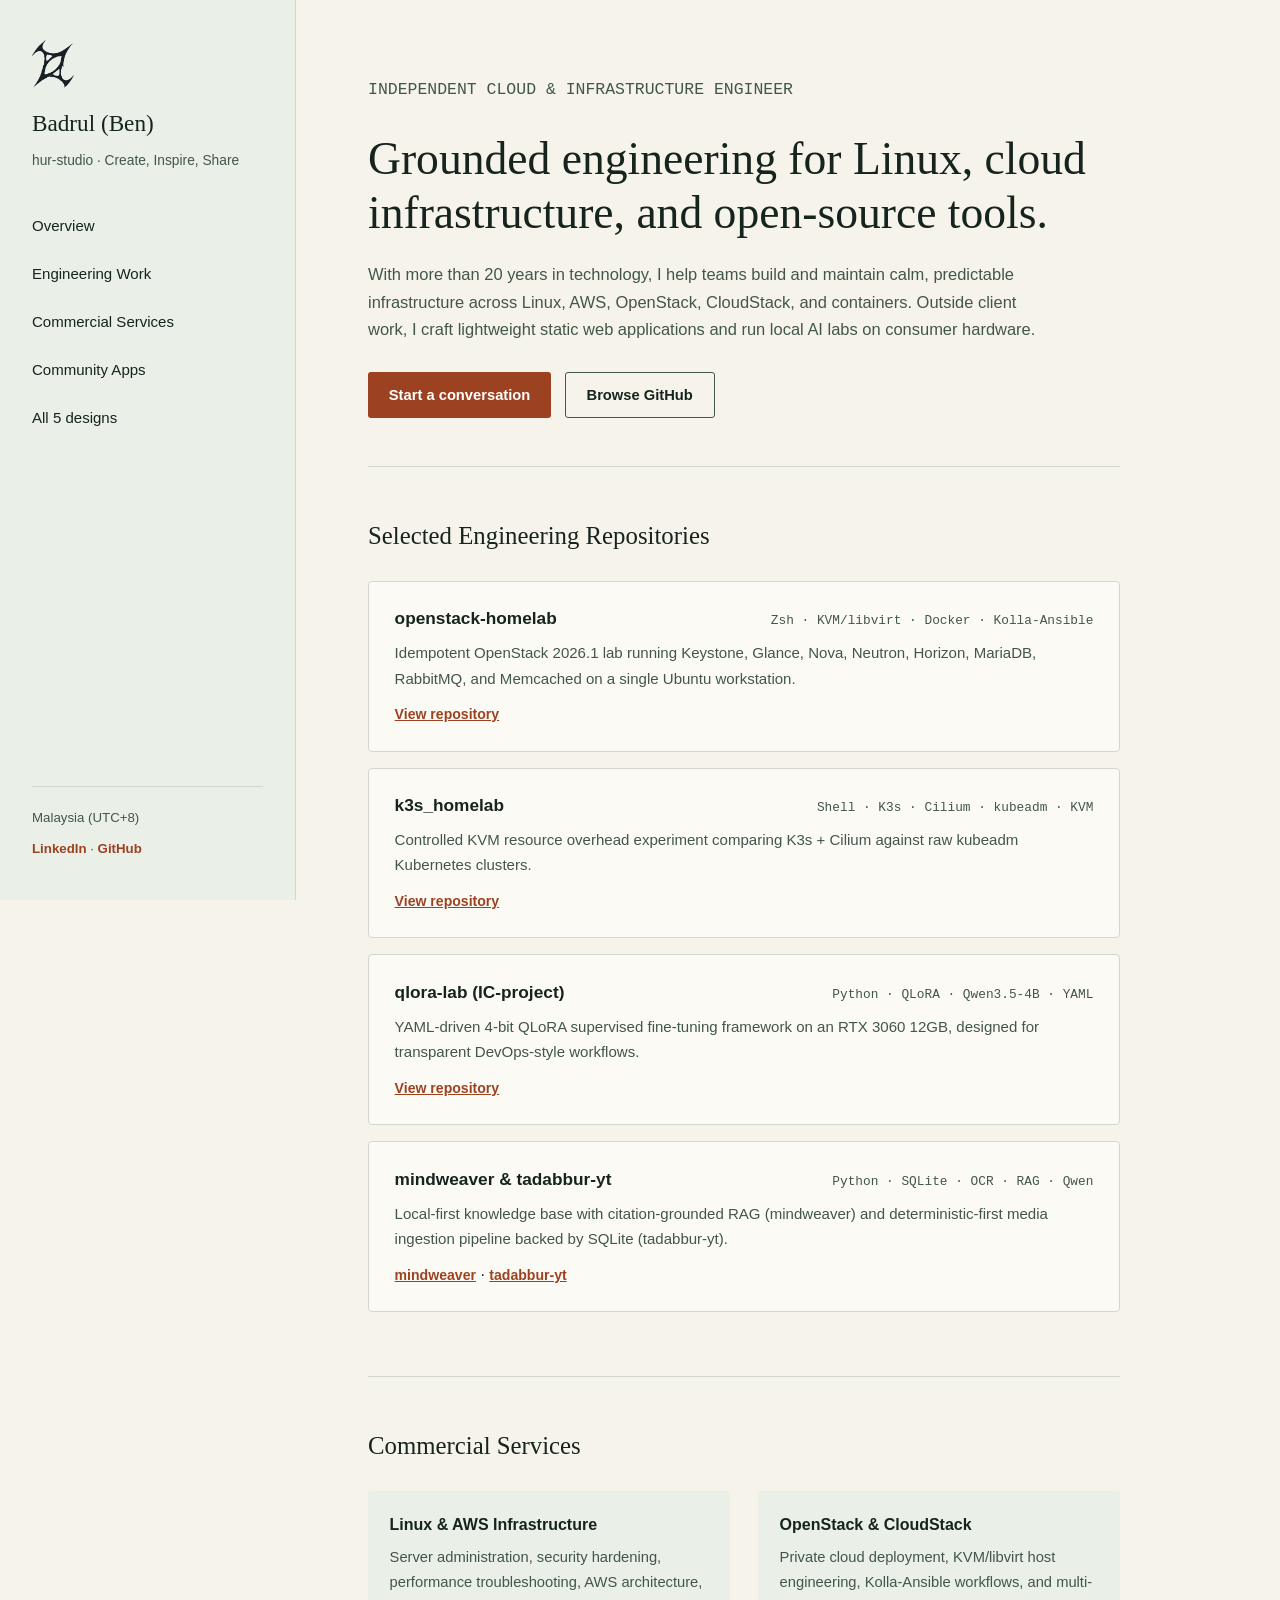
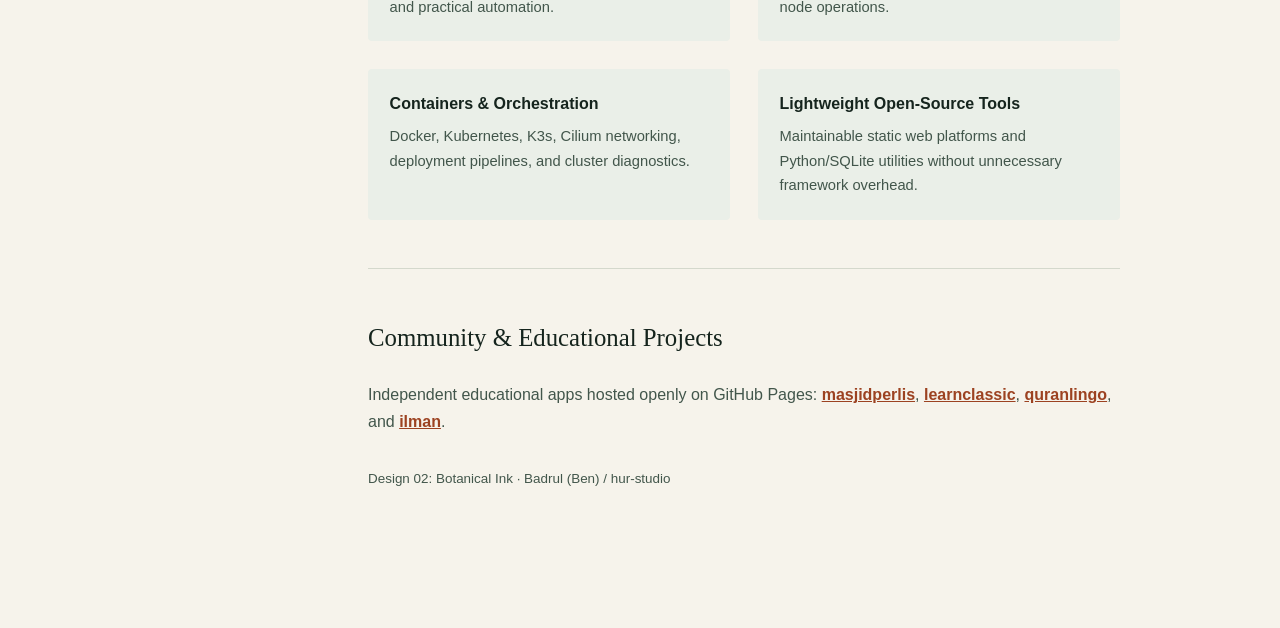
<file: designs/02-botanical-ink.html>
<!DOCTYPE html>
<html lang="en">
<head>
  <meta charset="utf-8">
  <meta name="viewport" content="width=device-width, initial-scale=1">
  <title>Badrul (Ben) | hur-studio (Design 02: Botanical Ink)</title>
  <style>
    :root {
      --bg: #f6f3eb;
      --sage: #eaefe8;
      --paper: #fcfaf4;
      --ink: #15241d;
      --muted: #42564b;
      --line: #d4d8cc;
      --accent: #9c4221;
      --accent-ink: #ffffff;
      --serif: Georgia, "Times New Roman", serif;
      --sans: -apple-system, BlinkMacSystemFont, "Segoe UI", Roboto, sans-serif;
      --mono: ui-monospace, SFMono-Regular, Menlo, Consolas, monospace;
    }

    *, *::before, *::after { box-sizing: border-box; }
    html { scroll-behavior: smooth; }
    body {
      margin: 0;
      background: var(--bg);
      color: var(--ink);
      font-family: var(--sans);
      line-height: 1.68;
    }
    :focus-visible { outline: 2px solid var(--accent); outline-offset: 3px; }

    .layout {
      display: grid;
      grid-template-columns: 18.5rem minmax(0, 1fr);
      min-height: 100vh;
    }

    aside.rail {
      position: sticky;
      top: 0;
      height: 100vh;
      padding: 2.5rem 2rem;
      background: var(--sage);
      border-right: 1px solid var(--line);
      display: flex;
      flex-direction: column;
      justify-content: space-between;
    }
    .rail-brand img { height: 48px; width: auto; display: block; margin-bottom: 1rem; }
    .rail-brand h1 {
      margin: 0;
      font-family: var(--serif);
      font-weight: 400;
      font-size: 1.45rem;
    }
    .rail-brand p {
      margin: 0.35rem 0 0;
      font-size: 0.86rem;
      color: var(--muted);
    }

    .rail-nav {
      display: flex;
      flex-direction: column;
      gap: 0.25rem;
      margin: 2rem 0;
    }
    .rail-nav a {
      color: var(--ink);
      text-decoration: none;
      padding: 0.55rem 0;
      min-height: 44px;
      display: flex;
      align-items: center;
      border-bottom: 1px solid transparent;
      font-size: 0.94rem;
      transition: color 150ms ease;
    }
    .rail-nav a:hover { color: var(--accent); }

    .rail-meta {
      font-size: 0.83rem;
      color: var(--muted);
      border-top: 1px solid var(--line);
      padding-top: 1.25rem;
    }
    .rail-meta a { color: var(--accent); font-weight: 600; text-decoration: none; }
    .rail-meta a:hover { text-decoration: underline; }

    main.folio {
      padding: clamp(2.5rem, 6vw, 4.75rem) clamp(1.5rem, 6vw, 4.5rem);
      max-width: 56rem;
    }

    .intro-block {
      padding-bottom: 3rem;
      border-bottom: 1px solid var(--line);
    }
    .kicker {
      font-family: var(--mono);
      font-size: 0.78rem;
      color: var(--accent);
      margin: 0 0 0.9rem;
    }
    .intro-block h2 {
      font-family: var(--serif);
      font-weight: 400;
      font-size: clamp(1.9rem, 4vw, 2.85rem);
      line-height: 1.2;
      margin: 0 0 1.25rem;
    }
    .intro-block p {
      color: var(--muted);
      font-size: 1.03rem;
      max-width: 42rem;
      margin: 0 0 1.75rem;
    }
    .cta-row { display: flex; flex-wrap: wrap; gap: 0.85rem; }
    .btn {
      display: inline-flex;
      align-items: center;
      min-height: 44px;
      padding: 0.6rem 1.3rem;
      border-radius: 3px;
      text-decoration: none;
      font-size: 0.92rem;
      font-weight: 600;
    }
    .btn-primary { background: var(--accent); color: var(--accent-ink); }
    .btn-outline { border: 1px solid var(--muted); color: var(--ink); }
    .btn-outline:hover { border-color: var(--accent); color: var(--accent); }

    .folio-sec {
      padding: 3rem 0;
      border-bottom: 1px solid var(--line);
    }
    .folio-sec h3 {
      font-family: var(--serif);
      font-weight: 400;
      font-size: 1.55rem;
      margin: 0 0 1.5rem;
    }

    .work-entry {
      padding: 1.4rem 1.6rem;
      background: var(--paper);
      border: 1px solid var(--line);
      border-radius: 4px;
      margin-bottom: 1rem;
    }
    .work-entry-head {
      display: flex;
      justify-content: space-between;
      align-items: baseline;
      flex-wrap: wrap;
      gap: 0.5rem;
      margin-bottom: 0.45rem;
    }
    .work-entry h4 { margin: 0; font-size: 1.08rem; }
    .work-entry code { font-family: var(--mono); font-size: 0.8rem; color: var(--muted); }
    .work-entry p { margin: 0 0 0.65rem; color: var(--muted); font-size: 0.94rem; }
    .work-entry a { color: var(--accent); font-weight: 600; font-size: 0.88rem; }

    .two-col {
      display: grid;
      grid-template-columns: repeat(2, minmax(0, 1fr));
      gap: 1.75rem;
    }
    .note-box {
      padding: 1.35rem;
      background: var(--sage);
      border-radius: 4px;
    }
    .note-box h4 { margin: 0 0 0.4rem; font-size: 1rem; }
    .note-box p { margin: 0; color: var(--muted); font-size: 0.92rem; }

    @media (max-width: 56rem) {
      .layout { grid-template-columns: 1fr; }
      aside.rail {
        position: static;
        height: auto;
        border-right: none;
        border-bottom: 1px solid var(--line);
      }
      .rail-nav { flex-direction: row; flex-wrap: wrap; gap: 1rem; margin: 1.25rem 0; }
      .two-col { grid-template-columns: 1fr; }
    }
  </style>
</head>
<body>
  <div class="layout">
    <aside class="rail">
      <div>
        <div class="rail-brand">
          <img src="assets/hur-mark-dark.png" alt="hur-studio emblem">
          <h1>Badrul (Ben)</h1>
          <p>hur-studio · Create, Inspire, Share</p>
        </div>
        <nav class="rail-nav" aria-label="Section navigation">
          <a href="#about">Overview</a>
          <a href="#projects">Engineering Work</a>
          <a href="#services">Commercial Services</a>
          <a href="#community">Community Apps</a>
          <a href="index.html">All 5 designs</a>
        </nav>
      </div>
      <div class="rail-meta">
        <div>Malaysia (UTC+8)</div>
        <div style="margin-top:0.5rem;">
          <a href="https://www.linkedin.com/in/benhisham/" target="_blank" rel="noopener noreferrer">LinkedIn</a> ·
          <a href="https://github.com/ben-kodbiz" target="_blank" rel="noopener noreferrer">GitHub</a>
        </div>
      </div>
    </aside>

    <main class="folio">
      <section class="intro-block" id="about">
        <p class="kicker">INDEPENDENT CLOUD &amp; INFRASTRUCTURE ENGINEER</p>
        <h2>Grounded engineering for Linux, cloud infrastructure, and open-source tools.</h2>
        <p>
          With more than 20 years in technology, I help teams build and maintain calm, predictable infrastructure across Linux, AWS, OpenStack, CloudStack, and containers. Outside client work, I craft lightweight static web applications and run local AI labs on consumer hardware.
        </p>
        <div class="cta-row">
          <a class="btn btn-primary" href="https://www.linkedin.com/in/benhisham/" target="_blank" rel="noopener noreferrer">Start a conversation</a>
          <a class="btn btn-outline" href="https://github.com/ben-kodbiz" target="_blank" rel="noopener noreferrer">Browse GitHub</a>
        </div>
      </section>

      <section class="folio-sec" id="projects">
        <h3>Selected Engineering Repositories</h3>
        <article class="work-entry">
          <div class="work-entry-head">
            <h4>openstack-homelab</h4>
            <code>Zsh · KVM/libvirt · Docker · Kolla-Ansible</code>
          </div>
          <p>Idempotent OpenStack 2026.1 lab running Keystone, Glance, Nova, Neutron, Horizon, MariaDB, RabbitMQ, and Memcached on a single Ubuntu workstation.</p>
          <a href="https://github.com/ben-kodbiz/openstack-homelab" target="_blank" rel="noopener noreferrer">View repository</a>
        </article>

        <article class="work-entry">
          <div class="work-entry-head">
            <h4>k3s_homelab</h4>
            <code>Shell · K3s · Cilium · kubeadm · KVM</code>
          </div>
          <p>Controlled KVM resource overhead experiment comparing K3s + Cilium against raw kubeadm Kubernetes clusters.</p>
          <a href="https://github.com/ben-kodbiz/k3s_homelab" target="_blank" rel="noopener noreferrer">View repository</a>
        </article>

        <article class="work-entry">
          <div class="work-entry-head">
            <h4>qlora-lab (IC-project)</h4>
            <code>Python · QLoRA · Qwen3.5-4B · YAML</code>
          </div>
          <p>YAML-driven 4-bit QLoRA supervised fine-tuning framework on an RTX 3060 12GB, designed for transparent DevOps-style workflows.</p>
          <a href="https://github.com/ben-kodbiz/IC-project" target="_blank" rel="noopener noreferrer">View repository</a>
        </article>

        <article class="work-entry">
          <div class="work-entry-head">
            <h4>mindweaver &amp; tadabbur-yt</h4>
            <code>Python · SQLite · OCR · RAG · Qwen</code>
          </div>
          <p>Local-first knowledge base with citation-grounded RAG (mindweaver) and deterministic-first media ingestion pipeline backed by SQLite (tadabbur-yt).</p>
          <a href="https://github.com/ben-kodbiz/mindweaver" target="_blank" rel="noopener noreferrer">mindweaver</a> ·
          <a href="https://github.com/ben-kodbiz/tadabbur-yt" target="_blank" rel="noopener noreferrer">tadabbur-yt</a>
        </article>
      </section>

      <section class="folio-sec" id="services">
        <h3>Commercial Services</h3>
        <div class="two-col">
          <div class="note-box">
            <h4>Linux &amp; AWS Infrastructure</h4>
            <p>Server administration, security hardening, performance troubleshooting, AWS architecture, and practical automation.</p>
          </div>
          <div class="note-box">
            <h4>OpenStack &amp; CloudStack</h4>
            <p>Private cloud deployment, KVM/libvirt host engineering, Kolla-Ansible workflows, and multi-node operations.</p>
          </div>
          <div class="note-box">
            <h4>Containers &amp; Orchestration</h4>
            <p>Docker, Kubernetes, K3s, Cilium networking, deployment pipelines, and cluster diagnostics.</p>
          </div>
          <div class="note-box">
            <h4>Lightweight Open-Source Tools</h4>
            <p>Maintainable static web platforms and Python/SQLite utilities without unnecessary framework overhead.</p>
          </div>
        </div>
      </section>

      <section class="folio-sec" id="community" style="border-bottom:none;">
        <h3>Community &amp; Educational Projects</h3>
        <p style="color:var(--muted);margin-top:0;">
          Independent educational apps hosted openly on GitHub Pages:
          <a href="https://ben-kodbiz.github.io/masjidperlis/" target="_blank" rel="noopener noreferrer" style="color:var(--accent);font-weight:600;">masjidperlis</a>,
          <a href="https://ben-kodbiz.github.io/learnclassic/" target="_blank" rel="noopener noreferrer" style="color:var(--accent);font-weight:600;">learnclassic</a>,
          <a href="https://ben-kodbiz.github.io/quranlingo/" target="_blank" rel="noopener noreferrer" style="color:var(--accent);font-weight:600;">quranlingo</a>, and
          <a href="https://github.com/ben-kodbiz/ilman" target="_blank" rel="noopener noreferrer" style="color:var(--accent);font-weight:600;">ilman</a>.
        </p>
        <p style="font-size:0.84rem;color:var(--muted);margin-top:2rem;">Design 02: Botanical Ink · Badrul (Ben) / hur-studio</p>
      </section>
    </main>
  </div>
</body>
</html>
</file>
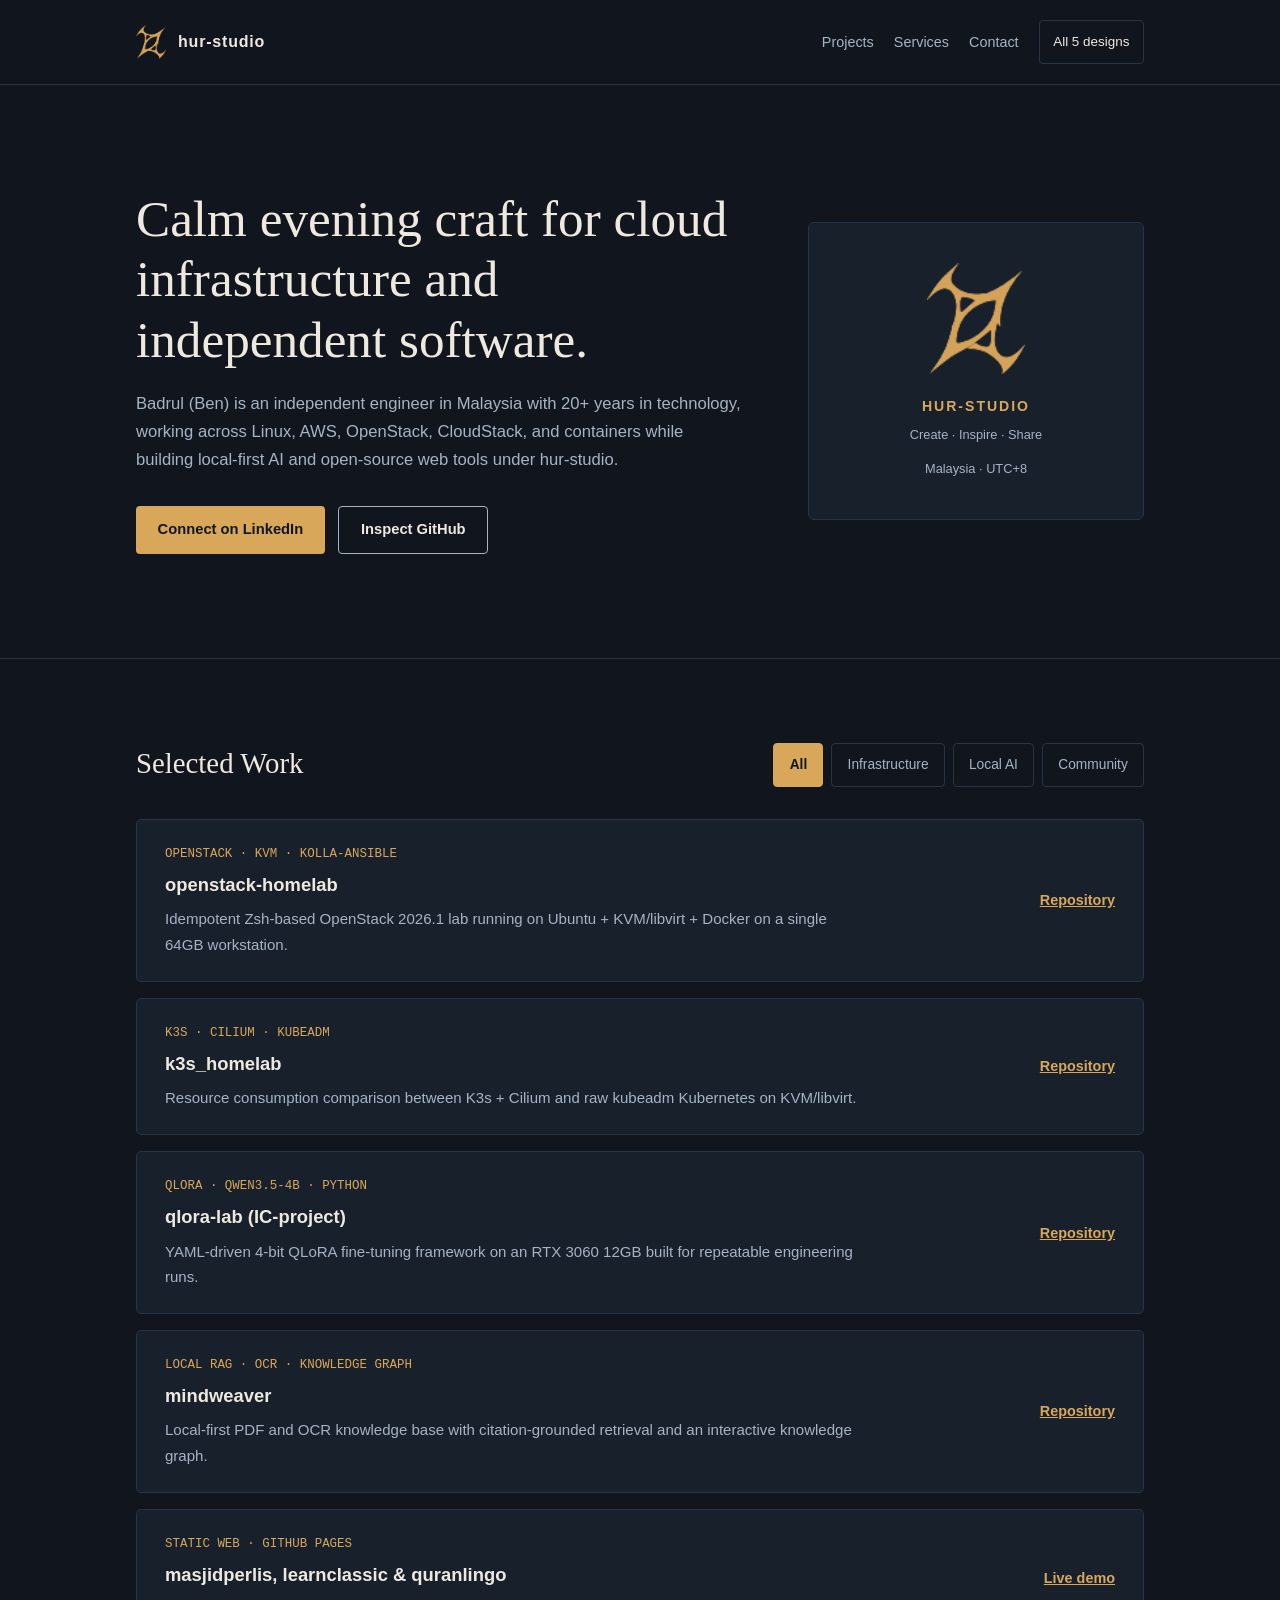
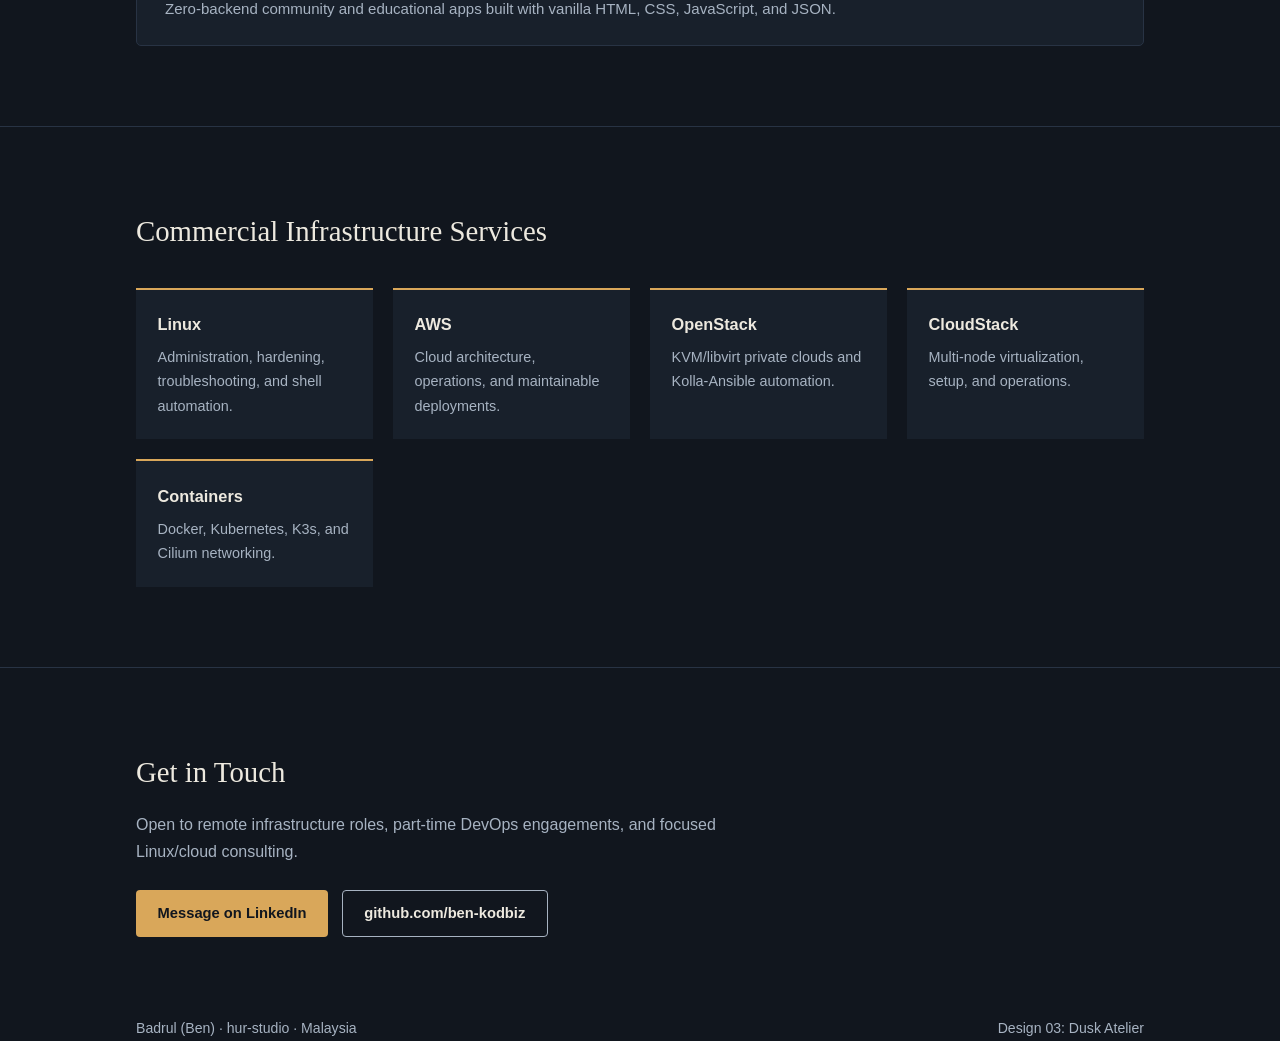
<file: designs/03-dusk-atelier.html>
<!DOCTYPE html>
<html lang="en">
<head>
  <meta charset="utf-8">
  <meta name="viewport" content="width=device-width, initial-scale=1">
  <title>Badrul (Ben) | hur-studio (Design 03: Dusk Atelier)</title>
  <style>
    :root {
      --bg: #11161e;
      --surface: #18202b;
      --ink: #ede9df;
      --muted: #a7b3c2;
      --line: #283344;
      --accent: #d9a75a;
      --accent-ink: #11161e;
      --serif: Georgia, "Palatino Linotype", serif;
      --sans: -apple-system, BlinkMacSystemFont, "Segoe UI", Roboto, sans-serif;
      --mono: ui-monospace, SFMono-Regular, Menlo, Consolas, monospace;
    }

    *, *::before, *::after { box-sizing: border-box; }
    html { scroll-behavior: smooth; }
    body {
      margin: 0;
      background: var(--bg);
      color: var(--ink);
      font-family: var(--sans);
      line-height: 1.68;
      -webkit-font-smoothing: antialiased;
    }
    :focus-visible { outline: 2px solid var(--accent); outline-offset: 3px; }

    .container { max-width: 66rem; margin: 0 auto; padding: 0 1.5rem; }

    header {
      border-bottom: 1px solid var(--line);
      padding: 1.25rem 0;
    }
    .header-flex {
      display: flex;
      justify-content: space-between;
      align-items: center;
      flex-wrap: wrap;
      gap: 1rem;
    }
    .brand {
      display: inline-flex;
      align-items: center;
      gap: 0.75rem;
      color: var(--ink);
      text-decoration: none;
    }
    .brand img { height: 34px; width: auto; }
    .brand span { font-size: 1rem; letter-spacing: 0.05em; font-weight: 600; }

    nav { display: flex; flex-wrap: wrap; gap: 1.25rem; align-items: center; }
    nav a {
      color: var(--muted);
      text-decoration: none;
      font-size: 0.9rem;
      min-height: 44px;
      display: inline-flex;
      align-items: center;
    }
    nav a:hover { color: var(--accent); }
    .gallery-link {
      border: 1px solid var(--line);
      padding: 0.4rem 0.85rem;
      border-radius: 4px;
      color: var(--ink);
      font-size: 0.84rem;
    }

    .hero {
      padding: clamp(4rem, 9vw, 6.5rem) 0;
      border-bottom: 1px solid var(--line);
    }
    .hero-split {
      display: grid;
      grid-template-columns: minmax(0, 1.3fr) minmax(14rem, 0.7fr);
      gap: 3rem;
      align-items: center;
    }
    .hero h1 {
      font-family: var(--serif);
      font-weight: 400;
      font-size: clamp(2.1rem, 4.6vw, 3.2rem);
      line-height: 1.18;
      margin: 0 0 1.25rem;
    }
    .hero p {
      color: var(--muted);
      font-size: 1.04rem;
      margin: 0 0 2rem;
      max-width: 38rem;
    }
    .emblem-study {
      background: var(--surface);
      border: 1px solid var(--line);
      border-radius: 6px;
      padding: 2.5rem 2rem;
      text-align: center;
    }
    .emblem-study img { height: 112px; width: auto; display: block; margin: 0 auto 1.25rem; }
    .emblem-study strong { display: block; letter-spacing: 0.14em; font-size: 0.88rem; color: var(--accent); }
    .emblem-study span { display: block; margin-top: 0.35rem; font-size: 0.8rem; color: var(--muted); }

    .btn-row { display: flex; flex-wrap: wrap; gap: 0.85rem; }
    .btn {
      display: inline-flex;
      align-items: center;
      min-height: 44px;
      padding: 0.65rem 1.35rem;
      border-radius: 4px;
      text-decoration: none;
      font-weight: 600;
      font-size: 0.92rem;
    }
    .btn-gold { background: var(--accent); color: var(--accent-ink); }
    .btn-subtle { border: 1px solid var(--muted); color: var(--ink); }
    .btn-subtle:hover { border-color: var(--accent); color: var(--accent); }

    section.band {
      padding: clamp(3rem, 7vw, 5rem) 0;
      border-bottom: 1px solid var(--line);
    }
    .band-head {
      display: flex;
      justify-content: space-between;
      align-items: flex-end;
      flex-wrap: wrap;
      gap: 1rem;
      margin-bottom: 2rem;
    }
    .band-head h2 {
      font-family: var(--serif);
      font-weight: 400;
      font-size: 1.8rem;
      margin: 0;
    }

    .tabs { display: flex; flex-wrap: wrap; gap: 0.5rem; }
    .tab-btn {
      min-height: 44px;
      padding: 0.45rem 0.95rem;
      background: transparent;
      border: 1px solid var(--line);
      border-radius: 4px;
      color: var(--muted);
      font: inherit;
      font-size: 0.86rem;
      cursor: pointer;
    }
    .tab-btn.active {
      background: var(--accent);
      border-color: var(--accent);
      color: var(--accent-ink);
      font-weight: 600;
    }

    .studio-list { display: grid; gap: 1rem; }
    .studio-item {
      background: var(--surface);
      border: 1px solid var(--line);
      border-radius: 5px;
      padding: 1.5rem 1.75rem;
      display: grid;
      grid-template-columns: minmax(0, 1fr) auto;
      gap: 1.25rem;
      align-items: center;
    }
    .studio-item[hidden] { display: none; }
    .studio-item h3 { margin: 0 0 0.35rem; font-size: 1.15rem; }
    .studio-item p { margin: 0; color: var(--muted); font-size: 0.94rem; max-width: 44rem; }
    .studio-item .meta { font-family: var(--mono); font-size: 0.78rem; color: var(--accent); margin-bottom: 0.3rem; }
    .studio-item a { color: var(--accent); font-weight: 600; font-size: 0.9rem; white-space: nowrap; }

    .services-strip {
      display: grid;
      grid-template-columns: repeat(auto-fit, minmax(12rem, 1fr));
      gap: 1.25rem;
    }
    .srv {
      padding: 1.35rem;
      border-top: 2px solid var(--accent);
      background: var(--surface);
    }
    .srv h3 { margin: 0 0 0.4rem; font-size: 1.02rem; }
    .srv p { margin: 0; color: var(--muted); font-size: 0.9rem; }

    footer {
      padding: 2.25rem 0;
      color: var(--muted);
      font-size: 0.88rem;
      display: flex;
      justify-content: space-between;
      flex-wrap: wrap;
      gap: 1rem;
    }

    @media (max-width: 52rem) {
      .hero-split, .studio-item { grid-template-columns: 1fr; }
    }
  </style>
</head>
<body>
  <header>
    <div class="container header-flex">
      <a class="brand" href="#top">
        <img src="assets/hur-mark-gold.png" alt="hur-studio emblem">
        <span>hur-studio</span>
      </a>
      <nav aria-label="Primary navigation">
        <a href="#projects">Projects</a>
        <a href="#services">Services</a>
        <a href="#contact">Contact</a>
        <a class="gallery-link" href="index.html">All 5 designs</a>
      </nav>
    </div>
  </header>

  <main id="top">
    <section class="hero">
      <div class="container hero-split">
        <div>
          <h1>Calm evening craft for cloud infrastructure and independent software.</h1>
          <p>
            Badrul (Ben) is an independent engineer in Malaysia with 20+ years in technology, working across Linux, AWS, OpenStack, CloudStack, and containers while building local-first AI and open-source web tools under hur-studio.
          </p>
          <div class="btn-row">
            <a class="btn btn-gold" href="https://www.linkedin.com/in/benhisham/" target="_blank" rel="noopener noreferrer">Connect on LinkedIn</a>
            <a class="btn btn-subtle" href="https://github.com/ben-kodbiz" target="_blank" rel="noopener noreferrer">Inspect GitHub</a>
          </div>
        </div>
        <div class="emblem-study">
          <img src="assets/hur-mark-gold.png" alt="hur-studio gold emblem">
          <strong>HUR-STUDIO</strong>
          <span>Create · Inspire · Share</span>
          <span style="margin-top:0.75rem;">Malaysia · UTC+8</span>
        </div>
      </div>
    </section>

    <section class="band" id="projects">
      <div class="container">
        <div class="band-head">
          <h2>Selected Work</h2>
          <div class="tabs" role="group" aria-label="Filter projects">
            <button type="button" class="tab-btn active" data-f="all" aria-pressed="true">All</button>
            <button type="button" class="tab-btn" data-f="infra" aria-pressed="false">Infrastructure</button>
            <button type="button" class="tab-btn" data-f="ai" aria-pressed="false">Local AI</button>
            <button type="button" class="tab-btn" data-f="community" aria-pressed="false">Community</button>
          </div>
        </div>

        <div class="studio-list">
          <article class="studio-item" data-c="infra">
            <div>
              <div class="meta">OPENSTACK · KVM · KOLLA-ANSIBLE</div>
              <h3>openstack-homelab</h3>
              <p>Idempotent Zsh-based OpenStack 2026.1 lab running on Ubuntu + KVM/libvirt + Docker on a single 64GB workstation.</p>
            </div>
            <a href="https://github.com/ben-kodbiz/openstack-homelab" target="_blank" rel="noopener noreferrer">Repository</a>
          </article>

          <article class="studio-item" data-c="infra">
            <div>
              <div class="meta">K3S · CILIUM · KUBEADM</div>
              <h3>k3s_homelab</h3>
              <p>Resource consumption comparison between K3s + Cilium and raw kubeadm Kubernetes on KVM/libvirt.</p>
            </div>
            <a href="https://github.com/ben-kodbiz/k3s_homelab" target="_blank" rel="noopener noreferrer">Repository</a>
          </article>

          <article class="studio-item" data-c="ai">
            <div>
              <div class="meta">QLORA · QWEN3.5-4B · PYTHON</div>
              <h3>qlora-lab (IC-project)</h3>
              <p>YAML-driven 4-bit QLoRA fine-tuning framework on an RTX 3060 12GB built for repeatable engineering runs.</p>
            </div>
            <a href="https://github.com/ben-kodbiz/IC-project" target="_blank" rel="noopener noreferrer">Repository</a>
          </article>

          <article class="studio-item" data-c="ai">
            <div>
              <div class="meta">LOCAL RAG · OCR · KNOWLEDGE GRAPH</div>
              <h3>mindweaver</h3>
              <p>Local-first PDF and OCR knowledge base with citation-grounded retrieval and an interactive knowledge graph.</p>
            </div>
            <a href="https://github.com/ben-kodbiz/mindweaver" target="_blank" rel="noopener noreferrer">Repository</a>
          </article>

          <article class="studio-item" data-c="community">
            <div>
              <div class="meta">STATIC WEB · GITHUB PAGES</div>
              <h3>masjidperlis, learnclassic &amp; quranlingo</h3>
              <p>Zero-backend community and educational apps built with vanilla HTML, CSS, JavaScript, and JSON.</p>
            </div>
            <a href="https://ben-kodbiz.github.io/masjidperlis/" target="_blank" rel="noopener noreferrer">Live demo</a>
          </article>
        </div>
      </div>
    </section>

    <section class="band" id="services">
      <div class="container">
        <div class="band-head"><h2>Commercial Infrastructure Services</h2></div>
        <div class="services-strip">
          <div class="srv"><h3>Linux</h3><p>Administration, hardening, troubleshooting, and shell automation.</p></div>
          <div class="srv"><h3>AWS</h3><p>Cloud architecture, operations, and maintainable deployments.</p></div>
          <div class="srv"><h3>OpenStack</h3><p>KVM/libvirt private clouds and Kolla-Ansible automation.</p></div>
          <div class="srv"><h3>CloudStack</h3><p>Multi-node virtualization, setup, and operations.</p></div>
          <div class="srv"><h3>Containers</h3><p>Docker, Kubernetes, K3s, and Cilium networking.</p></div>
        </div>
      </div>
    </section>

    <section class="band" id="contact" style="border-bottom:none;">
      <div class="container">
        <div class="band-head" style="margin-bottom:1rem;"><h2>Get in Touch</h2></div>
        <p style="color:var(--muted);max-width:38rem;margin:0 0 1.5rem;">
          Open to remote infrastructure roles, part-time DevOps engagements, and focused Linux/cloud consulting.
        </p>
        <div class="btn-row">
          <a class="btn btn-gold" href="https://www.linkedin.com/in/benhisham/" target="_blank" rel="noopener noreferrer">Message on LinkedIn</a>
          <a class="btn btn-subtle" href="https://github.com/ben-kodbiz" target="_blank" rel="noopener noreferrer">github.com/ben-kodbiz</a>
        </div>
      </div>
    </section>
  </main>

  <footer class="container">
    <span>Badrul (Ben) · hur-studio · Malaysia</span>
    <span>Design 03: Dusk Atelier</span>
  </footer>

  <script>
    (function () {
      var btns = document.querySelectorAll(".tab-btn");
      var items = document.querySelectorAll(".studio-item");
      btns.forEach(function (b) {
        b.addEventListener("click", function () {
          var f = b.getAttribute("data-f");
          btns.forEach(function (x) {
            var active = x === b;
            x.classList.toggle("active", active);
            x.setAttribute("aria-pressed", String(active));
          });
          items.forEach(function (it) {
            it.hidden = !(f === "all" || it.getAttribute("data-c") === f);
          });
        });
      });
    })();
  </script>
</body>
</html>
</file>
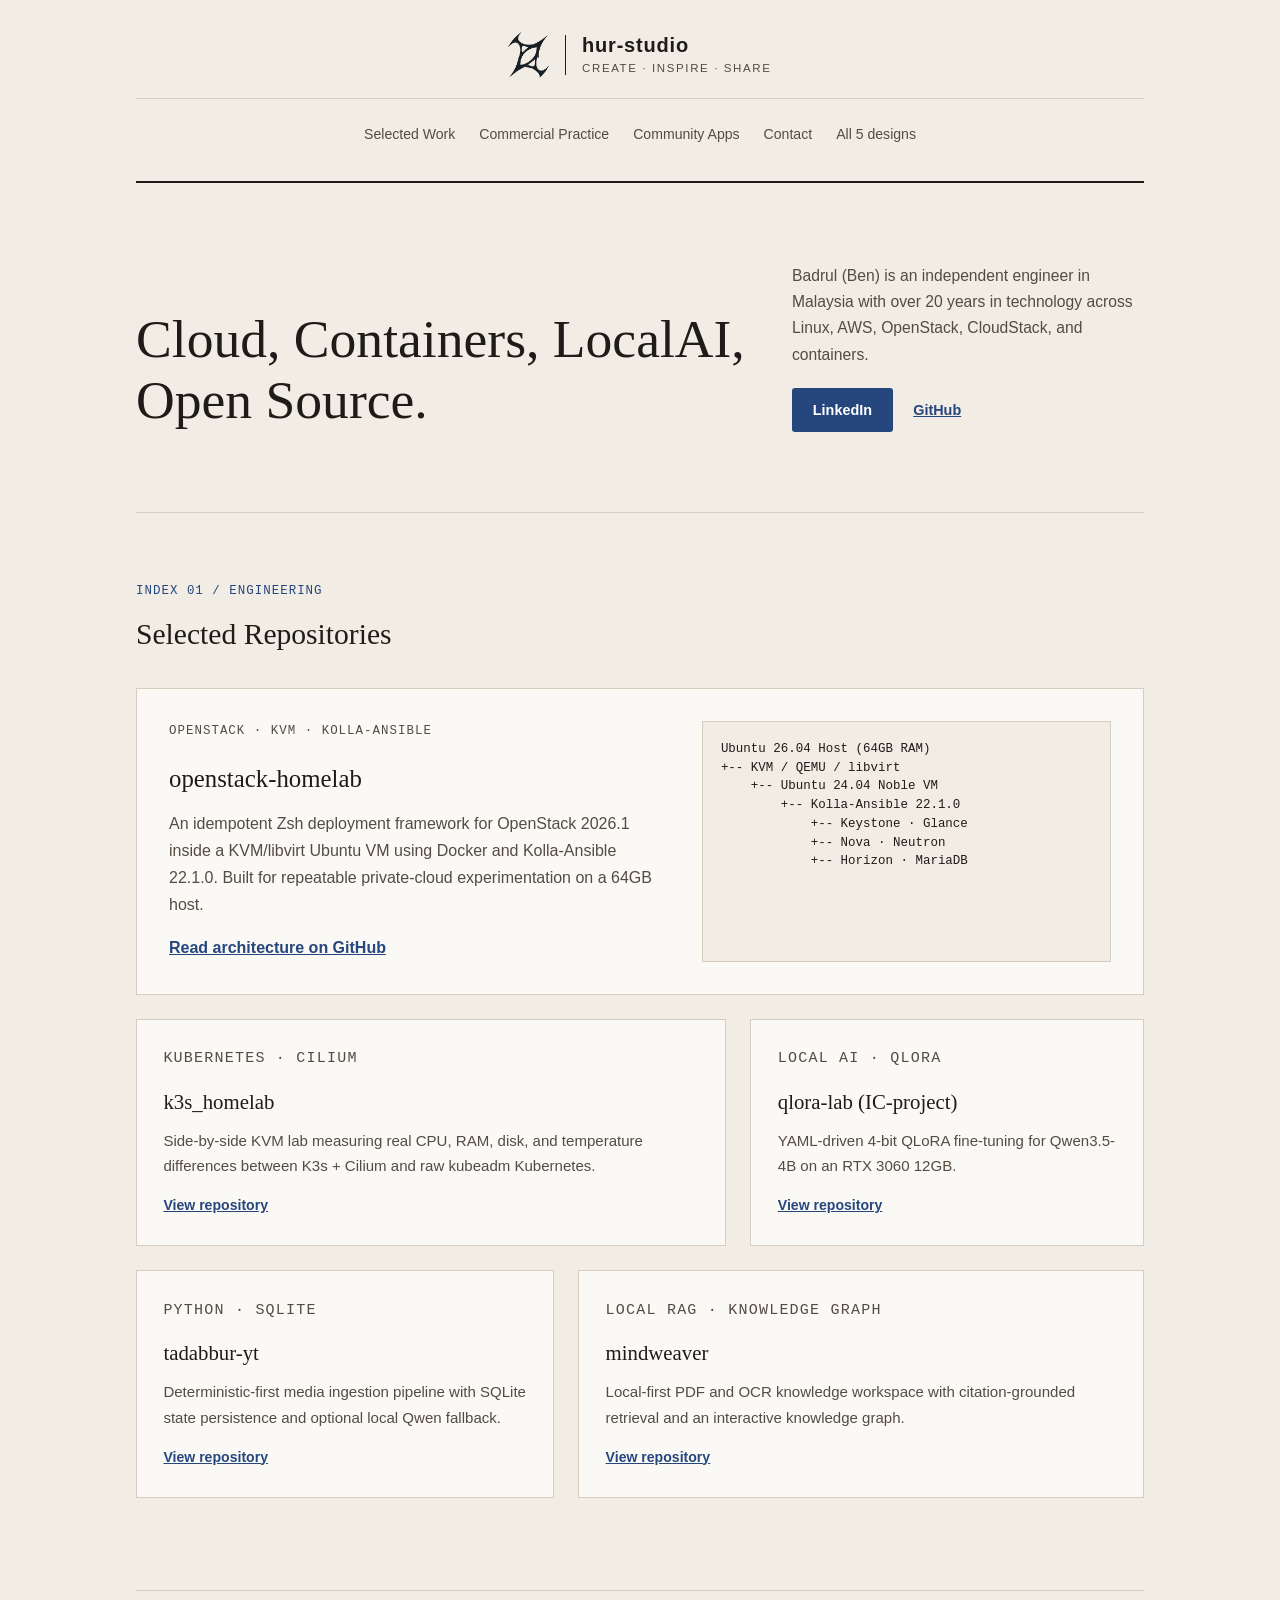
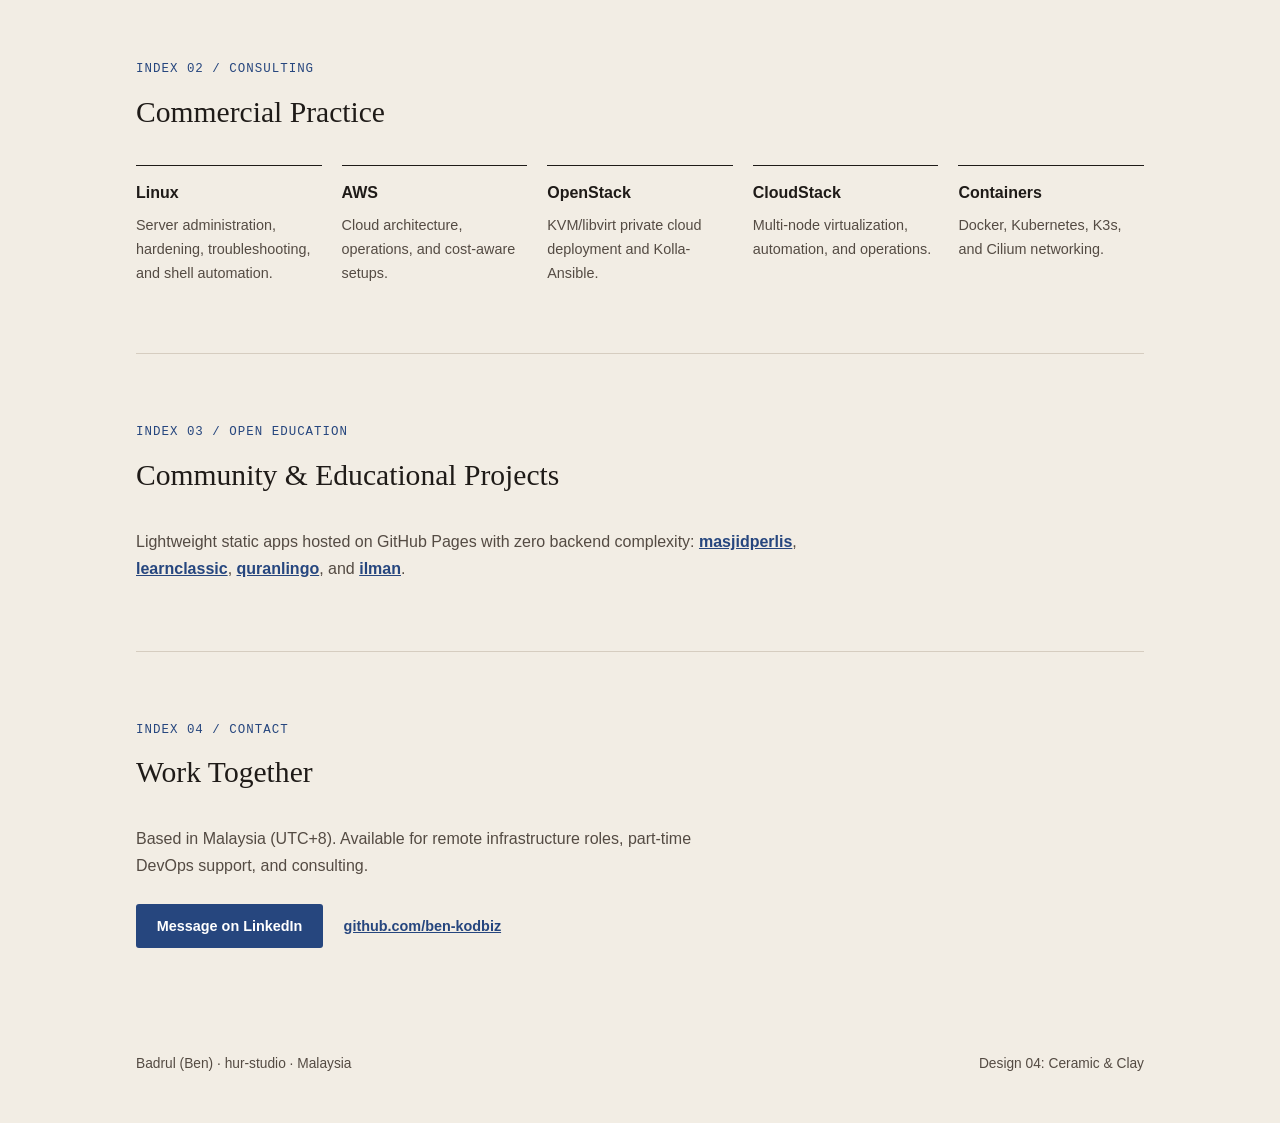
<file: designs/04-ceramic-grid.html>
<!DOCTYPE html>
<html lang="en">
<head>
  <meta charset="utf-8">
  <meta name="viewport" content="width=device-width, initial-scale=1">
  <title>Badrul (Ben) | hur-studio (Design 04: Ceramic &amp; Clay)</title>
  <style>
    :root {
      --bg: #f2ede4;
      --paper: #fbf9f5;
      --ink: #1f1b18;
      --muted: #544b43;
      --line: #d6cdc0;
      --accent: #26467e;
      --accent-ink: #ffffff;
      --serif: Georgia, "Iowan Old Style", serif;
      --sans: -apple-system, BlinkMacSystemFont, "Segoe UI", Roboto, sans-serif;
      --mono: ui-monospace, SFMono-Regular, Menlo, Consolas, monospace;
    }

    *, *::before, *::after { box-sizing: border-box; }
    html { scroll-behavior: smooth; }
    body {
      margin: 0;
      background: var(--bg);
      color: var(--ink);
      font-family: var(--sans);
      line-height: 1.68;
    }
    :focus-visible { outline: 2px solid var(--accent); outline-offset: 3px; }

    .page { max-width: 66rem; margin: 0 auto; padding: 0 1.5rem; }

    /* Monograph Masthead */
    header.masthead {
      padding: 2rem 0 1.5rem;
      border-bottom: 2px solid var(--ink);
      text-align: center;
    }
    .masthead-lockup {
      display: inline-flex;
      align-items: center;
      gap: 1rem;
      text-decoration: none;
      color: var(--ink);
      margin-bottom: 1.25rem;
    }
    .masthead-lockup img { height: 46px; width: auto; }
    .masthead-divider { width: 1px; height: 40px; background: var(--ink); }
    .masthead-title { text-align: left; line-height: 1.2; }
    .masthead-title strong { display: block; font-size: 1.25rem; letter-spacing: 0.04em; }
    .masthead-title span { font-size: 0.72rem; letter-spacing: 0.14em; color: var(--muted); }

    .masthead-nav {
      display: flex;
      justify-content: center;
      flex-wrap: wrap;
      gap: 1.5rem;
      border-top: 1px solid var(--line);
      padding-top: 0.85rem;
    }
    .masthead-nav a {
      color: var(--muted);
      text-decoration: none;
      font-size: 0.88rem;
      min-height: 44px;
      display: inline-flex;
      align-items: center;
    }
    .masthead-nav a:hover { color: var(--accent); }

    .opener {
      display: grid;
      grid-template-columns: minmax(0, 1.4fr) minmax(15rem, 0.8fr);
      gap: 2.5rem;
      padding: clamp(3rem, 7vw, 5rem) 0;
      border-bottom: 1px solid var(--line);
      align-items: end;
    }
    .opener h1 {
      font-family: var(--serif);
      font-weight: 400;
      font-size: clamp(2.15rem, 4.8vw, 3.35rem);
      line-height: 1.15;
      margin: 0;
    }
    .opener-aside p { margin: 0 0 1.25rem; color: var(--muted); font-size: 0.98rem; }
    .btn {
      display: inline-flex;
      align-items: center;
      min-height: 44px;
      padding: 0.6rem 1.3rem;
      background: var(--accent);
      color: var(--accent-ink);
      text-decoration: none;
      font-weight: 600;
      font-size: 0.9rem;
      border-radius: 3px;
    }
    .btn-link {
      display: inline-flex;
      align-items: center;
      min-height: 44px;
      margin-left: 1rem;
      color: var(--accent);
      font-weight: 600;
      font-size: 0.9rem;
    }

    .section-block {
      padding: clamp(2.75rem, 6vw, 4.25rem) 0;
      border-bottom: 1px solid var(--line);
    }
    .section-kicker {
      font-family: var(--mono);
      font-size: 0.78rem;
      color: var(--accent);
      letter-spacing: 0.08em;
      margin: 0 0 0.5rem;
    }
    .section-block h2 {
      font-family: var(--serif);
      font-weight: 400;
      font-size: 1.85rem;
      margin: 0 0 1.75rem;
    }

    /* Varied gallery composition (RHYTHM 3) */
    .feature-band {
      display: grid;
      grid-template-columns: minmax(0, 1.1fr) minmax(0, 0.9fr);
      gap: 2rem;
      background: var(--paper);
      border: 1px solid var(--line);
      padding: 2rem;
      margin-bottom: 1.5rem;
    }
    .feature-band h3 {
      font-family: var(--serif);
      font-weight: 400;
      font-size: 1.55rem;
      margin: 0 0 0.75rem;
    }
    .feature-band p { margin: 0 0 1rem; color: var(--muted); }
    .feature-band pre {
      margin: 0;
      padding: 1.15rem;
      background: var(--bg);
      border: 1px solid var(--line);
      font-family: var(--mono);
      font-size: 0.78rem;
      line-height: 1.5;
      overflow-x: auto;
    }

    .stagger-grid {
      display: grid;
      grid-template-columns: 1.2fr 0.8fr;
      gap: 1.5rem;
      margin-bottom: 1.5rem;
    }
    .stagger-grid.reverse { grid-template-columns: 0.85fr 1.15fr; }
    .ceramic-card {
      background: var(--paper);
      border: 1px solid var(--line);
      padding: 1.65rem;
    }
    .ceramic-card h3 {
      font-family: var(--serif);
      font-weight: 400;
      font-size: 1.3rem;
      margin: 0 0 0.5rem;
    }
    .ceramic-card p { margin: 0 0 0.85rem; color: var(--muted); font-size: 0.94rem; }
    .ceramic-card a { color: var(--accent); font-weight: 600; font-size: 0.88rem; }

    .columns-five {
      display: grid;
      grid-template-columns: repeat(auto-fit, minmax(11rem, 1fr));
      gap: 1.25rem;
    }
    .col-item {
      border-top: 1px solid var(--ink);
      padding-top: 0.85rem;
    }
    .col-item h3 { margin: 0 0 0.35rem; font-size: 1rem; }
    .col-item p { margin: 0; font-size: 0.9rem; color: var(--muted); }

    footer {
      padding: 2.25rem 0 3rem;
      display: flex;
      justify-content: space-between;
      flex-wrap: wrap;
      gap: 1rem;
      font-size: 0.86rem;
      color: var(--muted);
    }

    @media (max-width: 52rem) {
      .opener, .feature-band, .stagger-grid, .stagger-grid.reverse { grid-template-columns: 1fr; }
    }
  </style>
</head>
<body>
  <div class="page">
    <header class="masthead">
      <a class="masthead-lockup" href="#top">
        <img src="assets/hur-mark-dark.png" alt="hur-studio emblem">
        <span class="masthead-divider" aria-hidden="true"></span>
        <span class="masthead-title">
          <strong>hur-studio</strong>
          <span>CREATE · INSPIRE · SHARE</span>
        </span>
      </a>
      <nav class="masthead-nav" aria-label="Primary navigation">
        <a href="#work">Selected Work</a>
        <a href="#practice">Commercial Practice</a>
        <a href="#community">Community Apps</a>
        <a href="#contact">Contact</a>
        <a href="index.html">All 5 designs</a>
      </nav>
    </header>

    <main id="top">
      <section class="opener">
        <h1>Cloud, Containers, LocalAI, Open Source.</h1>
        <div class="opener-aside">
          <p>
            Badrul (Ben) is an independent engineer in Malaysia with over 20 years in technology across Linux, AWS, OpenStack, CloudStack, and containers.
          </p>
          <a class="btn" href="https://www.linkedin.com/in/benhisham/" target="_blank" rel="noopener noreferrer">LinkedIn</a>
          <a class="btn-link" href="https://github.com/ben-kodbiz" target="_blank" rel="noopener noreferrer">GitHub</a>
        </div>
      </section>

      <section class="section-block" id="work">
        <p class="section-kicker">INDEX 01 / ENGINEERING</p>
        <h2>Selected Repositories</h2>

        <article class="feature-band">
          <div>
            <p class="section-kicker">OPENSTACK · KVM · KOLLA-ANSIBLE</p>
            <h3>openstack-homelab</h3>
            <p>
              An idempotent Zsh deployment framework for OpenStack 2026.1 inside a KVM/libvirt Ubuntu VM using Docker and Kolla-Ansible 22.1.0. Built for repeatable private-cloud experimentation on a 64GB host.
            </p>
            <a href="https://github.com/ben-kodbiz/openstack-homelab" target="_blank" rel="noopener noreferrer" style="color:var(--accent);font-weight:600;">Read architecture on GitHub</a>
          </div>
          <pre><code>Ubuntu 26.04 Host (64GB RAM)
+-- KVM / QEMU / libvirt
    +-- Ubuntu 24.04 Noble VM
        +-- Kolla-Ansible 22.1.0
            +-- Keystone · Glance
            +-- Nova · Neutron
            +-- Horizon · MariaDB</code></pre>
        </article>

        <div class="stagger-grid">
          <article class="ceramic-card">
            <p class="section-kicker">KUBERNETES · CILIUM</p>
            <h3>k3s_homelab</h3>
            <p>Side-by-side KVM lab measuring real CPU, RAM, disk, and temperature differences between K3s + Cilium and raw kubeadm Kubernetes.</p>
            <a href="https://github.com/ben-kodbiz/k3s_homelab" target="_blank" rel="noopener noreferrer">View repository</a>
          </article>
          <article class="ceramic-card">
            <p class="section-kicker">LOCAL AI · QLORA</p>
            <h3>qlora-lab (IC-project)</h3>
            <p>YAML-driven 4-bit QLoRA fine-tuning for Qwen3.5-4B on an RTX 3060 12GB.</p>
            <a href="https://github.com/ben-kodbiz/IC-project" target="_blank" rel="noopener noreferrer">View repository</a>
          </article>
        </div>

        <div class="stagger-grid reverse">
          <article class="ceramic-card">
            <p class="section-kicker">PYTHON · SQLITE</p>
            <h3>tadabbur-yt</h3>
            <p>Deterministic-first media ingestion pipeline with SQLite state persistence and optional local Qwen fallback.</p>
            <a href="https://github.com/ben-kodbiz/tadabbur-yt" target="_blank" rel="noopener noreferrer">View repository</a>
          </article>
          <article class="ceramic-card">
            <p class="section-kicker">LOCAL RAG · KNOWLEDGE GRAPH</p>
            <h3>mindweaver</h3>
            <p>Local-first PDF and OCR knowledge workspace with citation-grounded retrieval and an interactive knowledge graph.</p>
            <a href="https://github.com/ben-kodbiz/mindweaver" target="_blank" rel="noopener noreferrer">View repository</a>
          </article>
        </div>
      </section>

      <section class="section-block" id="practice">
        <p class="section-kicker">INDEX 02 / CONSULTING</p>
        <h2>Commercial Practice</h2>
        <div class="columns-five">
          <div class="col-item"><h3>Linux</h3><p>Server administration, hardening, troubleshooting, and shell automation.</p></div>
          <div class="col-item"><h3>AWS</h3><p>Cloud architecture, operations, and cost-aware setups.</p></div>
          <div class="col-item"><h3>OpenStack</h3><p>KVM/libvirt private cloud deployment and Kolla-Ansible.</p></div>
          <div class="col-item"><h3>CloudStack</h3><p>Multi-node virtualization, automation, and operations.</p></div>
          <div class="col-item"><h3>Containers</h3><p>Docker, Kubernetes, K3s, and Cilium networking.</p></div>
        </div>
      </section>

      <section class="section-block" id="community">
        <p class="section-kicker">INDEX 03 / OPEN EDUCATION</p>
        <h2>Community &amp; Educational Projects</h2>
        <p style="color:var(--muted);max-width:44rem;margin:0;">
          Lightweight static apps hosted on GitHub Pages with zero backend complexity:
          <a href="https://ben-kodbiz.github.io/masjidperlis/" target="_blank" rel="noopener noreferrer" style="color:var(--accent);font-weight:600;">masjidperlis</a>,
          <a href="https://ben-kodbiz.github.io/learnclassic/" target="_blank" rel="noopener noreferrer" style="color:var(--accent);font-weight:600;">learnclassic</a>,
          <a href="https://ben-kodbiz.github.io/quranlingo/" target="_blank" rel="noopener noreferrer" style="color:var(--accent);font-weight:600;">quranlingo</a>, and
          <a href="https://github.com/ben-kodbiz/ilman" target="_blank" rel="noopener noreferrer" style="color:var(--accent);font-weight:600;">ilman</a>.
        </p>
      </section>

      <section class="section-block" id="contact" style="border-bottom:none;">
        <p class="section-kicker">INDEX 04 / CONTACT</p>
        <h2>Work Together</h2>
        <p style="color:var(--muted);max-width:38rem;margin:0 0 1.5rem;">
          Based in Malaysia (UTC+8). Available for remote infrastructure roles, part-time DevOps support, and consulting.
        </p>
        <a class="btn" href="https://www.linkedin.com/in/benhisham/" target="_blank" rel="noopener noreferrer">Message on LinkedIn</a>
        <a class="btn-link" href="https://github.com/ben-kodbiz" target="_blank" rel="noopener noreferrer">github.com/ben-kodbiz</a>
      </section>
    </main>

    <footer>
      <span>Badrul (Ben) · hur-studio · Malaysia</span>
      <span>Design 04: Ceramic &amp; Clay</span>
    </footer>
  </div>
</body>
</html>
</file>
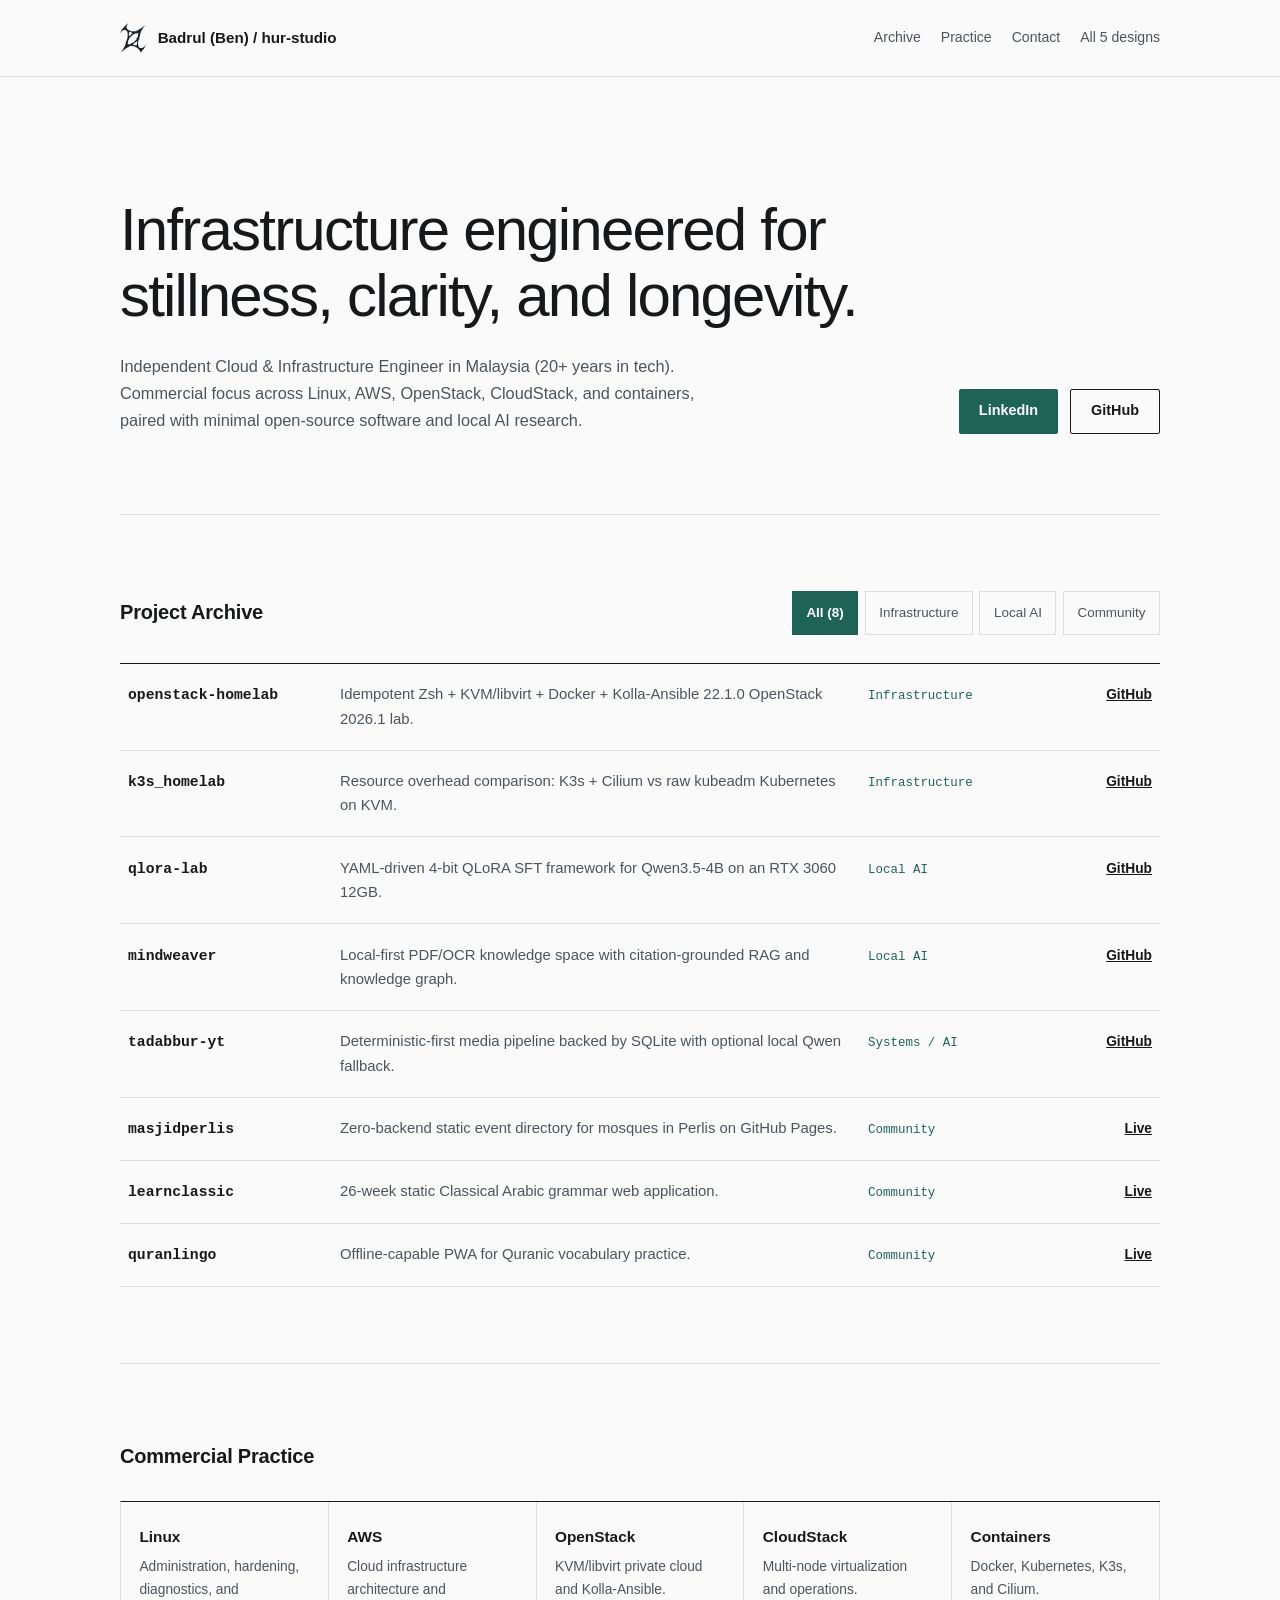
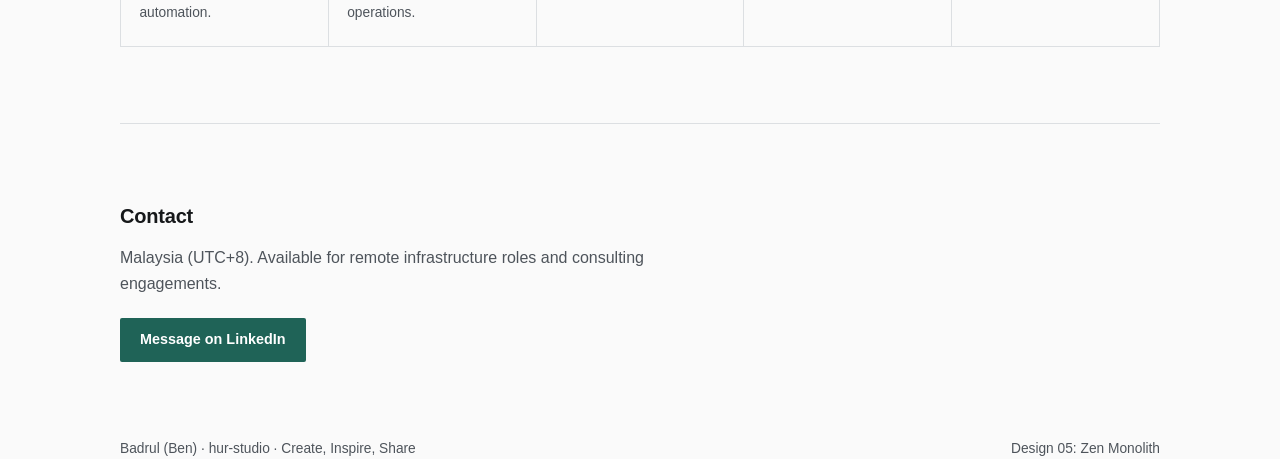
<file: designs/05-zen-monolith.html>
<!DOCTYPE html>
<html lang="en">
<head>
  <meta charset="utf-8">
  <meta name="viewport" content="width=device-width, initial-scale=1">
  <title>Badrul (Ben) | hur-studio (Design 05: Zen Monolith)</title>
  <style>
    :root {
      --bg: #fafafa;
      --ash: #f0f1ef;
      --ink: #16181a;
      --muted: #4e545b;
      --line: #dcdfe2;
      --accent: #1f6357;
      --accent-ink: #ffffff;
      --sans: -apple-system, BlinkMacSystemFont, "Segoe UI", Roboto, sans-serif;
      --mono: ui-monospace, SFMono-Regular, Menlo, Consolas, monospace;
    }

    *, *::before, *::after { box-sizing: border-box; }
    html { scroll-behavior: smooth; }
    body {
      margin: 0;
      background: var(--bg);
      color: var(--ink);
      font-family: var(--sans);
      line-height: 1.65;
    }
    :focus-visible { outline: 2px solid var(--accent); outline-offset: 3px; }

    .frame { max-width: 68rem; margin: 0 auto; padding: 0 1.5rem; }

    header {
      border-bottom: 1px solid var(--line);
      padding: 1rem 0;
    }
    .top-bar {
      display: flex;
      align-items: center;
      justify-content: space-between;
      flex-wrap: wrap;
      gap: 1rem;
    }
    .mark-link {
      display: inline-flex;
      align-items: center;
      gap: 0.7rem;
      text-decoration: none;
      color: var(--ink);
      font-weight: 600;
      font-size: 0.95rem;
    }
    .mark-link img { height: 30px; width: auto; }
    nav { display: flex; flex-wrap: wrap; gap: 1.25rem; align-items: center; }
    nav a {
      color: var(--muted);
      text-decoration: none;
      font-size: 0.88rem;
      min-height: 44px;
      display: inline-flex;
      align-items: center;
    }
    nav a:hover { color: var(--accent); }

    .monolith-hero {
      padding: clamp(4.5rem, 11vw, 7.5rem) 0 clamp(3rem, 7vw, 5rem);
      border-bottom: 1px solid var(--line);
    }
    .monolith-hero h1 {
      font-size: clamp(2.25rem, 5.2vw, 3.75rem);
      font-weight: 500;
      line-height: 1.1;
      letter-spacing: -0.03em;
      max-width: 48rem;
      margin: 0 0 1.5rem;
    }
    .monolith-sub {
      display: grid;
      grid-template-columns: minmax(0, 1.2fr) minmax(0, 0.8fr);
      gap: 2rem;
      align-items: end;
    }
    .monolith-sub p { margin: 0; color: var(--muted); font-size: 1.02rem; max-width: 38rem; }
    .hero-links {
      display: flex;
      flex-wrap: wrap;
      gap: 0.75rem;
      justify-content: flex-end;
    }
    .btn {
      display: inline-flex;
      align-items: center;
      min-height: 44px;
      padding: 0.6rem 1.25rem;
      text-decoration: none;
      font-size: 0.9rem;
      font-weight: 600;
      border-radius: 2px;
    }
    .btn-jade { background: var(--accent); color: var(--accent-ink); }
    .btn-line { border: 1px solid var(--ink); color: var(--ink); }
    .btn-line:hover { border-color: var(--accent); color: var(--accent); }

    /* Swiss-Japanese architectural index */
    .index-section {
      padding: clamp(3rem, 7vw, 4.75rem) 0;
      border-bottom: 1px solid var(--line);
    }
    .index-bar {
      display: flex;
      justify-content: space-between;
      align-items: center;
      flex-wrap: wrap;
      gap: 1rem;
      margin-bottom: 1.75rem;
    }
    .index-bar h2 {
      margin: 0;
      font-size: 1.25rem;
      font-weight: 600;
      letter-spacing: -0.01em;
    }
    .filters { display: flex; flex-wrap: wrap; gap: 0.4rem; }
    .f-btn {
      min-height: 44px;
      padding: 0.4rem 0.85rem;
      background: transparent;
      border: 1px solid var(--line);
      color: var(--muted);
      font: inherit;
      font-size: 0.84rem;
      cursor: pointer;
    }
    .f-btn.is-on {
      background: var(--accent);
      border-color: var(--accent);
      color: var(--accent-ink);
      font-weight: 600;
    }

    .arch-table { border-top: 1px solid var(--ink); }
    .arch-row {
      display: grid;
      grid-template-columns: 12rem minmax(0, 1fr) 11rem 5.5rem;
      gap: 1.25rem;
      padding: 1.15rem 0.5rem;
      border-bottom: 1px solid var(--line);
      align-items: baseline;
      transition: background-color 150ms ease;
    }
    .arch-row:hover { background: var(--ash); }
    .arch-row[hidden] { display: none; }
    .arch-name { font-family: var(--mono); font-size: 0.92rem; font-weight: 600; }
    .arch-desc { color: var(--muted); font-size: 0.93rem; }
    .arch-cat { font-family: var(--mono); font-size: 0.78rem; color: var(--accent); }
    .arch-link { color: var(--ink); font-weight: 600; font-size: 0.86rem; text-align: right; }

    .practice-grid {
      display: grid;
      grid-template-columns: repeat(5, minmax(0, 1fr));
      border-top: 1px solid var(--ink);
      border-left: 1px solid var(--line);
    }
    .practice-cell {
      padding: 1.35rem 1.15rem;
      border-right: 1px solid var(--line);
      border-bottom: 1px solid var(--line);
      background: var(--bg);
    }
    .practice-cell h3 { margin: 0 0 0.45rem; font-size: 0.96rem; }
    .practice-cell p { margin: 0; font-size: 0.86rem; color: var(--muted); }

    footer {
      padding: 2.25rem 0 3rem;
      display: flex;
      justify-content: space-between;
      flex-wrap: wrap;
      gap: 1rem;
      font-size: 0.86rem;
      color: var(--muted);
    }

    @media (max-width: 56rem) {
      .monolith-sub, .arch-row { grid-template-columns: 1fr; }
      .hero-links { justify-content: flex-start; }
      .arch-link { text-align: left; }
      .practice-grid { grid-template-columns: repeat(auto-fit, minmax(12rem, 1fr)); }
    }
  </style>
</head>
<body>
  <header>
    <div class="frame top-bar">
      <a class="mark-link" href="#top">
        <img src="assets/hur-mark-dark.png" alt="hur-studio emblem">
        <span>Badrul (Ben) / hur-studio</span>
      </a>
      <nav aria-label="Primary navigation">
        <a href="#index">Archive</a>
        <a href="#practice">Practice</a>
        <a href="#contact">Contact</a>
        <a href="index.html">All 5 designs</a>
      </nav>
    </div>
  </header>

  <main class="frame" id="top">
    <section class="monolith-hero">
      <h1>Infrastructure engineered for stillness, clarity, and longevity.</h1>
      <div class="monolith-sub">
        <p>
          Independent Cloud &amp; Infrastructure Engineer in Malaysia (20+ years in tech). Commercial focus across Linux, AWS, OpenStack, CloudStack, and containers, paired with minimal open-source software and local AI research.
        </p>
        <div class="hero-links">
          <a class="btn btn-jade" href="https://www.linkedin.com/in/benhisham/" target="_blank" rel="noopener noreferrer">LinkedIn</a>
          <a class="btn btn-line" href="https://github.com/ben-kodbiz" target="_blank" rel="noopener noreferrer">GitHub</a>
        </div>
      </div>
    </section>

    <section class="index-section" id="index">
      <div class="index-bar">
        <h2>Project Archive</h2>
        <div class="filters" role="group" aria-label="Filter archive">
          <button type="button" class="f-btn is-on" data-g="all" aria-pressed="true">All (8)</button>
          <button type="button" class="f-btn" data-g="infra" aria-pressed="false">Infrastructure</button>
          <button type="button" class="f-btn" data-g="ai" aria-pressed="false">Local AI</button>
          <button type="button" class="f-btn" data-g="community" aria-pressed="false">Community</button>
        </div>
      </div>

      <div class="arch-table">
        <div class="arch-row" data-g="infra">
          <span class="arch-name">openstack-homelab</span>
          <span class="arch-desc">Idempotent Zsh + KVM/libvirt + Docker + Kolla-Ansible 22.1.0 OpenStack 2026.1 lab.</span>
          <span class="arch-cat">Infrastructure</span>
          <a class="arch-link" href="https://github.com/ben-kodbiz/openstack-homelab" target="_blank" rel="noopener noreferrer">GitHub</a>
        </div>
        <div class="arch-row" data-g="infra">
          <span class="arch-name">k3s_homelab</span>
          <span class="arch-desc">Resource overhead comparison: K3s + Cilium vs raw kubeadm Kubernetes on KVM.</span>
          <span class="arch-cat">Infrastructure</span>
          <a class="arch-link" href="https://github.com/ben-kodbiz/k3s_homelab" target="_blank" rel="noopener noreferrer">GitHub</a>
        </div>
        <div class="arch-row" data-g="ai">
          <span class="arch-name">qlora-lab</span>
          <span class="arch-desc">YAML-driven 4-bit QLoRA SFT framework for Qwen3.5-4B on an RTX 3060 12GB.</span>
          <span class="arch-cat">Local AI</span>
          <a class="arch-link" href="https://github.com/ben-kodbiz/IC-project" target="_blank" rel="noopener noreferrer">GitHub</a>
        </div>
        <div class="arch-row" data-g="ai">
          <span class="arch-name">mindweaver</span>
          <span class="arch-desc">Local-first PDF/OCR knowledge space with citation-grounded RAG and knowledge graph.</span>
          <span class="arch-cat">Local AI</span>
          <a class="arch-link" href="https://github.com/ben-kodbiz/mindweaver" target="_blank" rel="noopener noreferrer">GitHub</a>
        </div>
        <div class="arch-row" data-g="ai">
          <span class="arch-name">tadabbur-yt</span>
          <span class="arch-desc">Deterministic-first media pipeline backed by SQLite with optional local Qwen fallback.</span>
          <span class="arch-cat">Systems / AI</span>
          <a class="arch-link" href="https://github.com/ben-kodbiz/tadabbur-yt" target="_blank" rel="noopener noreferrer">GitHub</a>
        </div>
        <div class="arch-row" data-g="community">
          <span class="arch-name">masjidperlis</span>
          <span class="arch-desc">Zero-backend static event directory for mosques in Perlis on GitHub Pages.</span>
          <span class="arch-cat">Community</span>
          <a class="arch-link" href="https://ben-kodbiz.github.io/masjidperlis/" target="_blank" rel="noopener noreferrer">Live</a>
        </div>
        <div class="arch-row" data-g="community">
          <span class="arch-name">learnclassic</span>
          <span class="arch-desc">26-week static Classical Arabic grammar web application.</span>
          <span class="arch-cat">Community</span>
          <a class="arch-link" href="https://ben-kodbiz.github.io/learnclassic/" target="_blank" rel="noopener noreferrer">Live</a>
        </div>
        <div class="arch-row" data-g="community">
          <span class="arch-name">quranlingo</span>
          <span class="arch-desc">Offline-capable PWA for Quranic vocabulary practice.</span>
          <span class="arch-cat">Community</span>
          <a class="arch-link" href="https://ben-kodbiz.github.io/quranlingo/" target="_blank" rel="noopener noreferrer">Live</a>
        </div>
      </div>
    </section>

    <section class="index-section" id="practice">
      <div class="index-bar"><h2>Commercial Practice</h2></div>
      <div class="practice-grid">
        <div class="practice-cell"><h3>Linux</h3><p>Administration, hardening, diagnostics, and automation.</p></div>
        <div class="practice-cell"><h3>AWS</h3><p>Cloud infrastructure architecture and operations.</p></div>
        <div class="practice-cell"><h3>OpenStack</h3><p>KVM/libvirt private cloud and Kolla-Ansible.</p></div>
        <div class="practice-cell"><h3>CloudStack</h3><p>Multi-node virtualization and operations.</p></div>
        <div class="practice-cell"><h3>Containers</h3><p>Docker, Kubernetes, K3s, and Cilium.</p></div>
      </div>
    </section>

    <section class="index-section" id="contact" style="border-bottom:none;">
      <div class="index-bar" style="margin-bottom:0.75rem;"><h2>Contact</h2></div>
      <p style="color:var(--muted);max-width:38rem;margin:0 0 1.25rem;">
        Malaysia (UTC+8). Available for remote infrastructure roles and consulting engagements.
      </p>
      <a class="btn btn-jade" href="https://www.linkedin.com/in/benhisham/" target="_blank" rel="noopener noreferrer">Message on LinkedIn</a>
    </section>
  </main>

  <footer class="frame">
    <span>Badrul (Ben) · hur-studio · Create, Inspire, Share</span>
    <span>Design 05: Zen Monolith</span>
  </footer>

  <script>
    (function () {
      var btns = document.querySelectorAll(".f-btn");
      var rows = document.querySelectorAll(".arch-row");
      btns.forEach(function (b) {
        b.addEventListener("click", function () {
          var g = b.getAttribute("data-g");
          btns.forEach(function (x) {
            var on = x === b;
            x.classList.toggle("is-on", on);
            x.setAttribute("aria-pressed", String(on));
          });
          rows.forEach(function (r) {
            r.hidden = !(g === "all" || r.getAttribute("data-g") === g);
          });
        });
      });
    })();
  </script>
</body>
</html>
</file>
